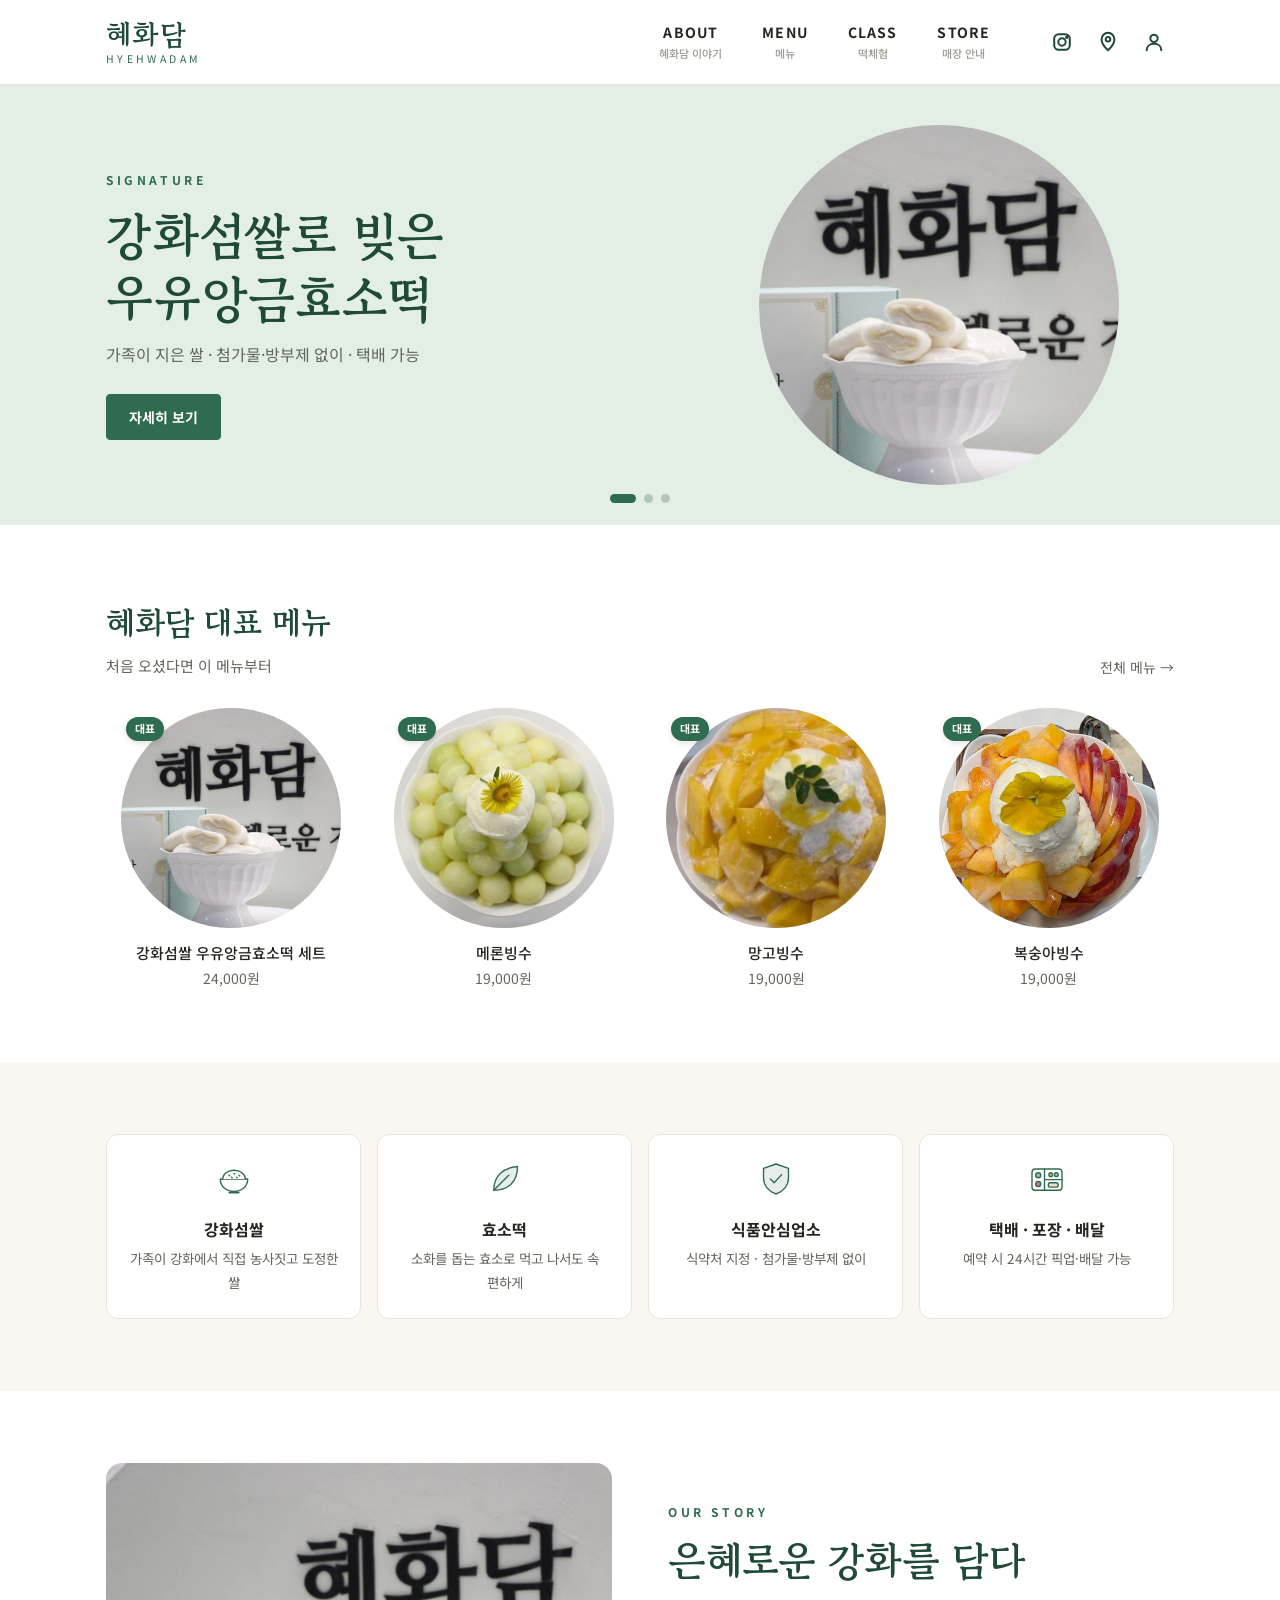
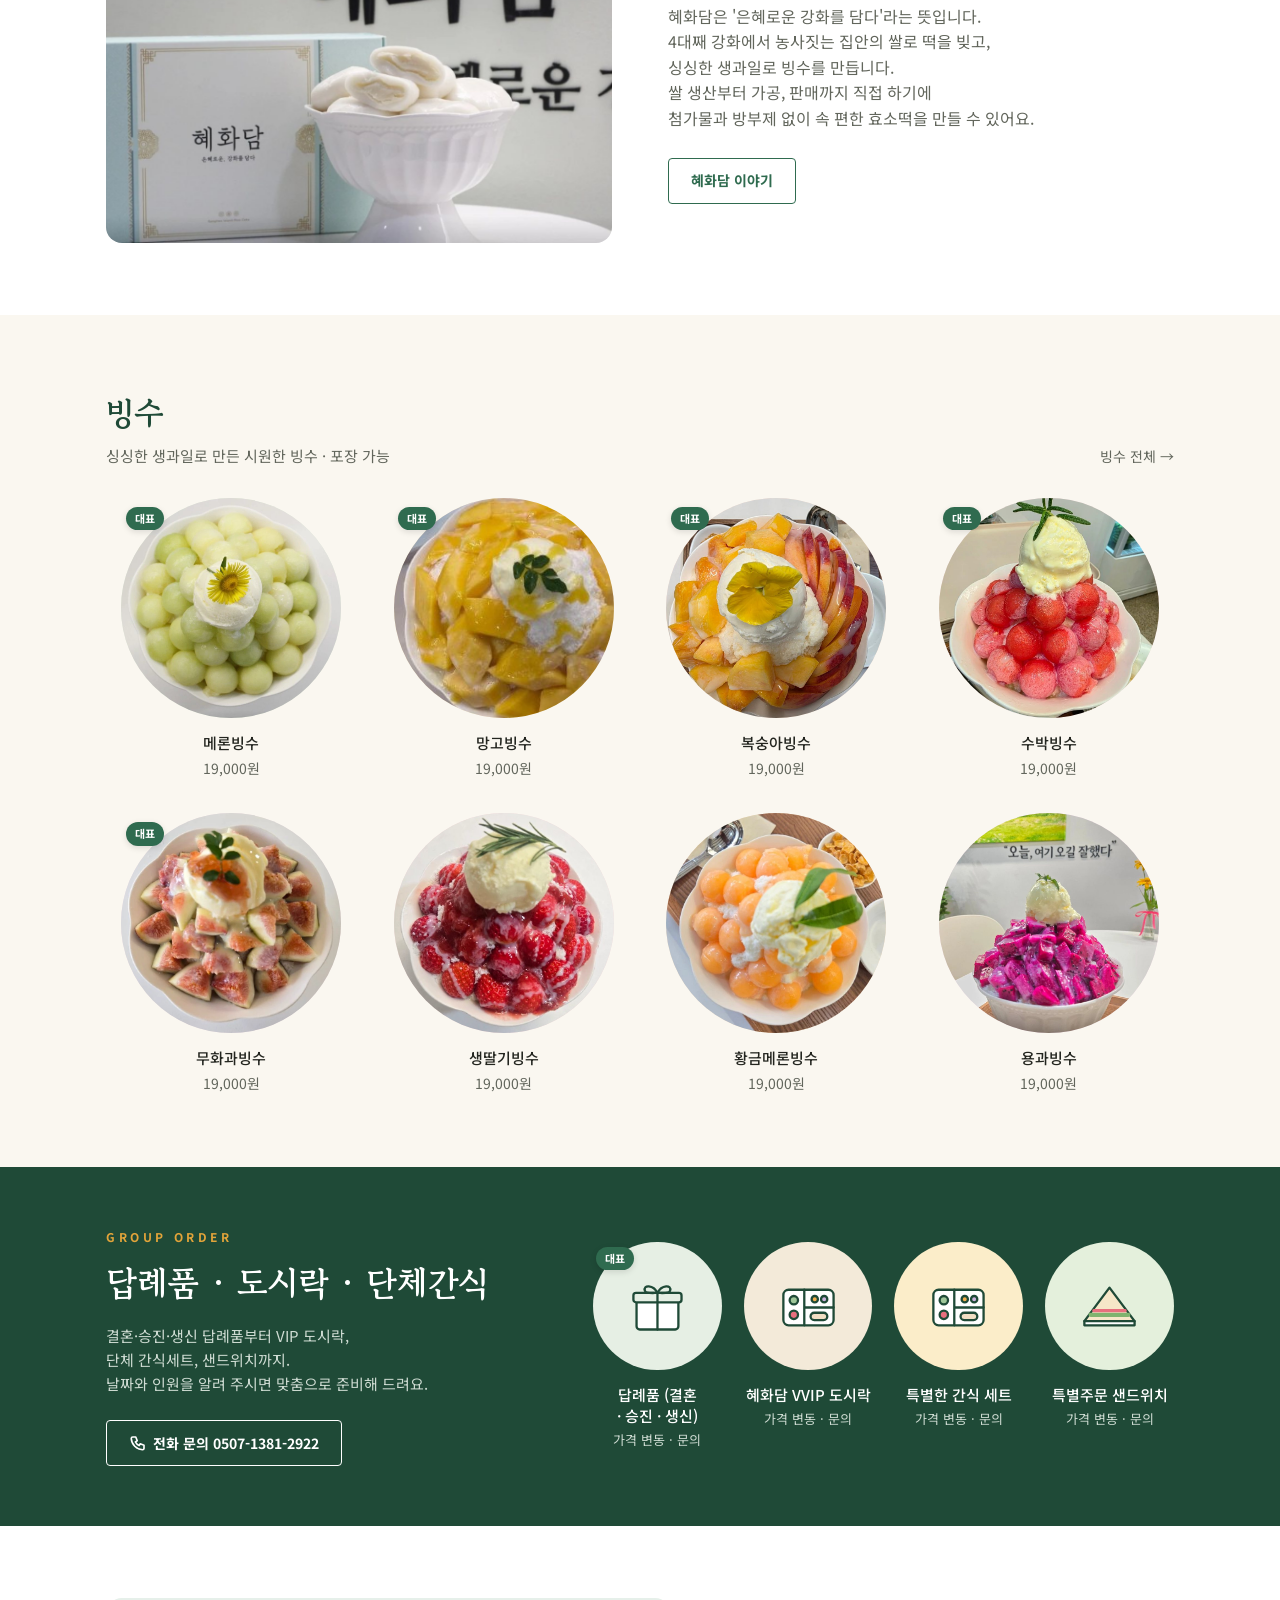
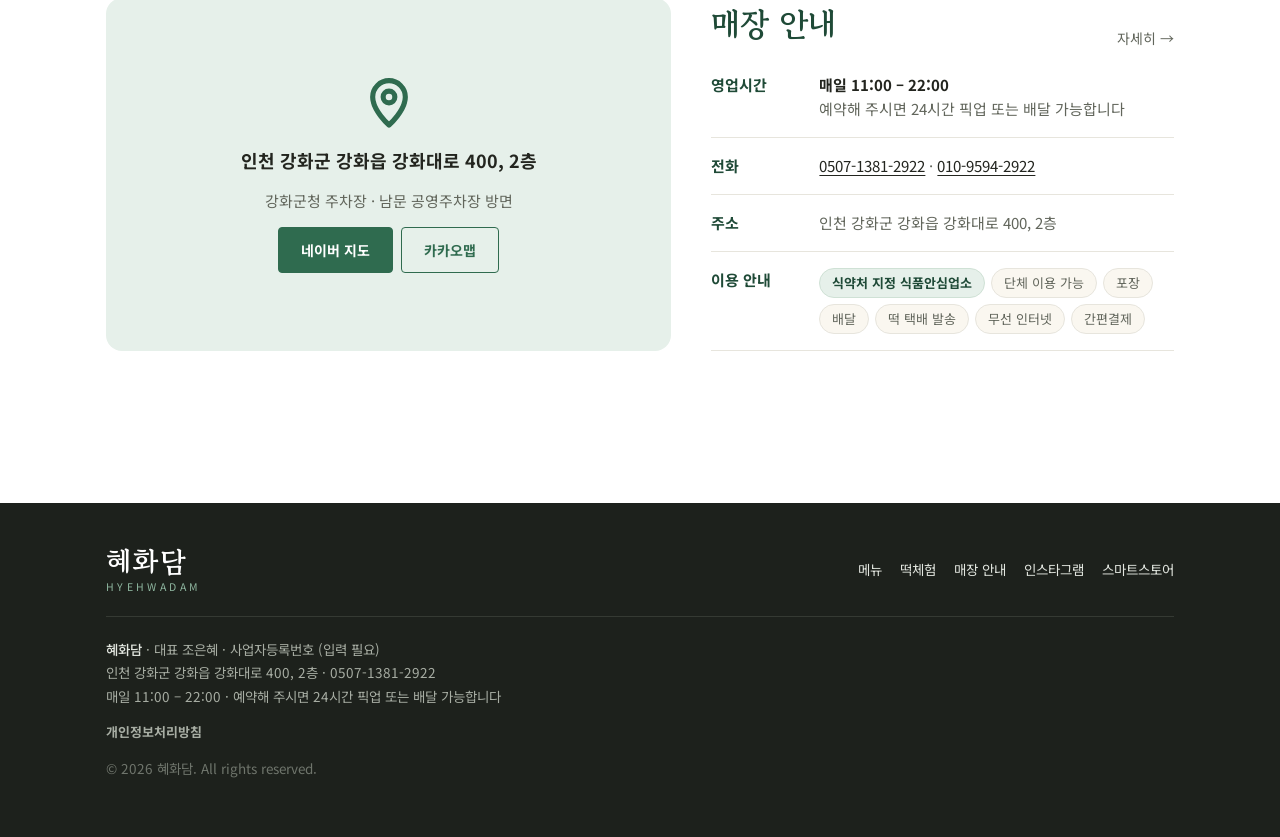
<file: index.html>
<!doctype html>
<html lang="ko">
<head>
  <meta charset="utf-8">
  <meta name="viewport" content="width=device-width, initial-scale=1, viewport-fit=cover">
  <title>혜화담 — 강화섬쌀 우유앙금효소떡 · 생과일 빙수 | 강화읍 디저트 카페</title>
  <meta name="description" content="강화섬쌀로 빚은 우유앙금효소떡과 싱싱한 생과일 빙수, 떡 체험 클래스. 인천 강화군 강화읍 강화대로 400 2층, 매일 11:00–22:00.">
  <meta property="og:type" content="website">
  <meta property="og:site_name" content="혜화담">
  <meta property="og:title" content="혜화담 — 강화섬쌀 우유앙금효소떡 · 생과일 빙수 | 강화읍 디저트 카페">
  <meta property="og:description" content="강화섬쌀로 빚은 우유앙금효소떡과 싱싱한 생과일 빙수, 떡 체험 클래스. 인천 강화군 강화읍 강화대로 400 2층, 매일 11:00–22:00.">
  <meta property="og:locale" content="ko_KR">
  <meta name="theme-color" content="#2f6b4f">
  <link rel="icon" href="assets/images/favicon.svg" type="image/svg+xml">
  <link rel="stylesheet" href="assets/css/style.css?v=202611282018">
</head>
<body data-page="home">
  <main id="view">
    <!-- 검색 로봇·카카오톡 미리보기용 기본 본문. 자바스크립트가 실행되면 화면이 이 내용을 덮어씁니다.
         메뉴·가격·영업시간을 바꿀 때는 data/*.json 과 이 부분을 함께 고쳐 주세요. -->
    <div class="wrap seo-fb">
      <h1>혜화담 — 은혜로운 강화를 담다</h1><p>4대째 강화에서 농사지은 강화섬쌀로 빚은 우유앙금효소떡과 싱싱한 생과일 빙수를 만드는 강화읍 디저트 카페입니다. 첨가물·방부제 없이, 식약처 지정 식품안심업소.</p><h2>대표 메뉴</h2><ul><li>강화섬쌀 우유앙금효소떡 세트 24,000원</li><li>메론빙수 · 망고빙수 · 복숭아빙수 · 수박빙수 · 무화과빙수 각 19,000원</li><li>강화섬쌀 떡체험 (단체 환영)</li><li>답례품 · 도시락 · 단체간식</li></ul><p>인천 강화군 강화읍 강화대로 400, 2층 · 매일 11:00 – 22:00 · 전화 0507-1381-2922 · 예약 시 24시간 픽업·배달 가능</p><p><a href="menu.html">전체 메뉴</a> · <a href="class.html">떡체험</a> · <a href="store.html">매장 안내</a></p>
      <div class="loading" data-nosnippet>잠시만 기다려 주세요</div>
    </div>
  </main>
  <script src="assets/js/main.js?v=202611282018"></script>
</body>
</html>
</file>
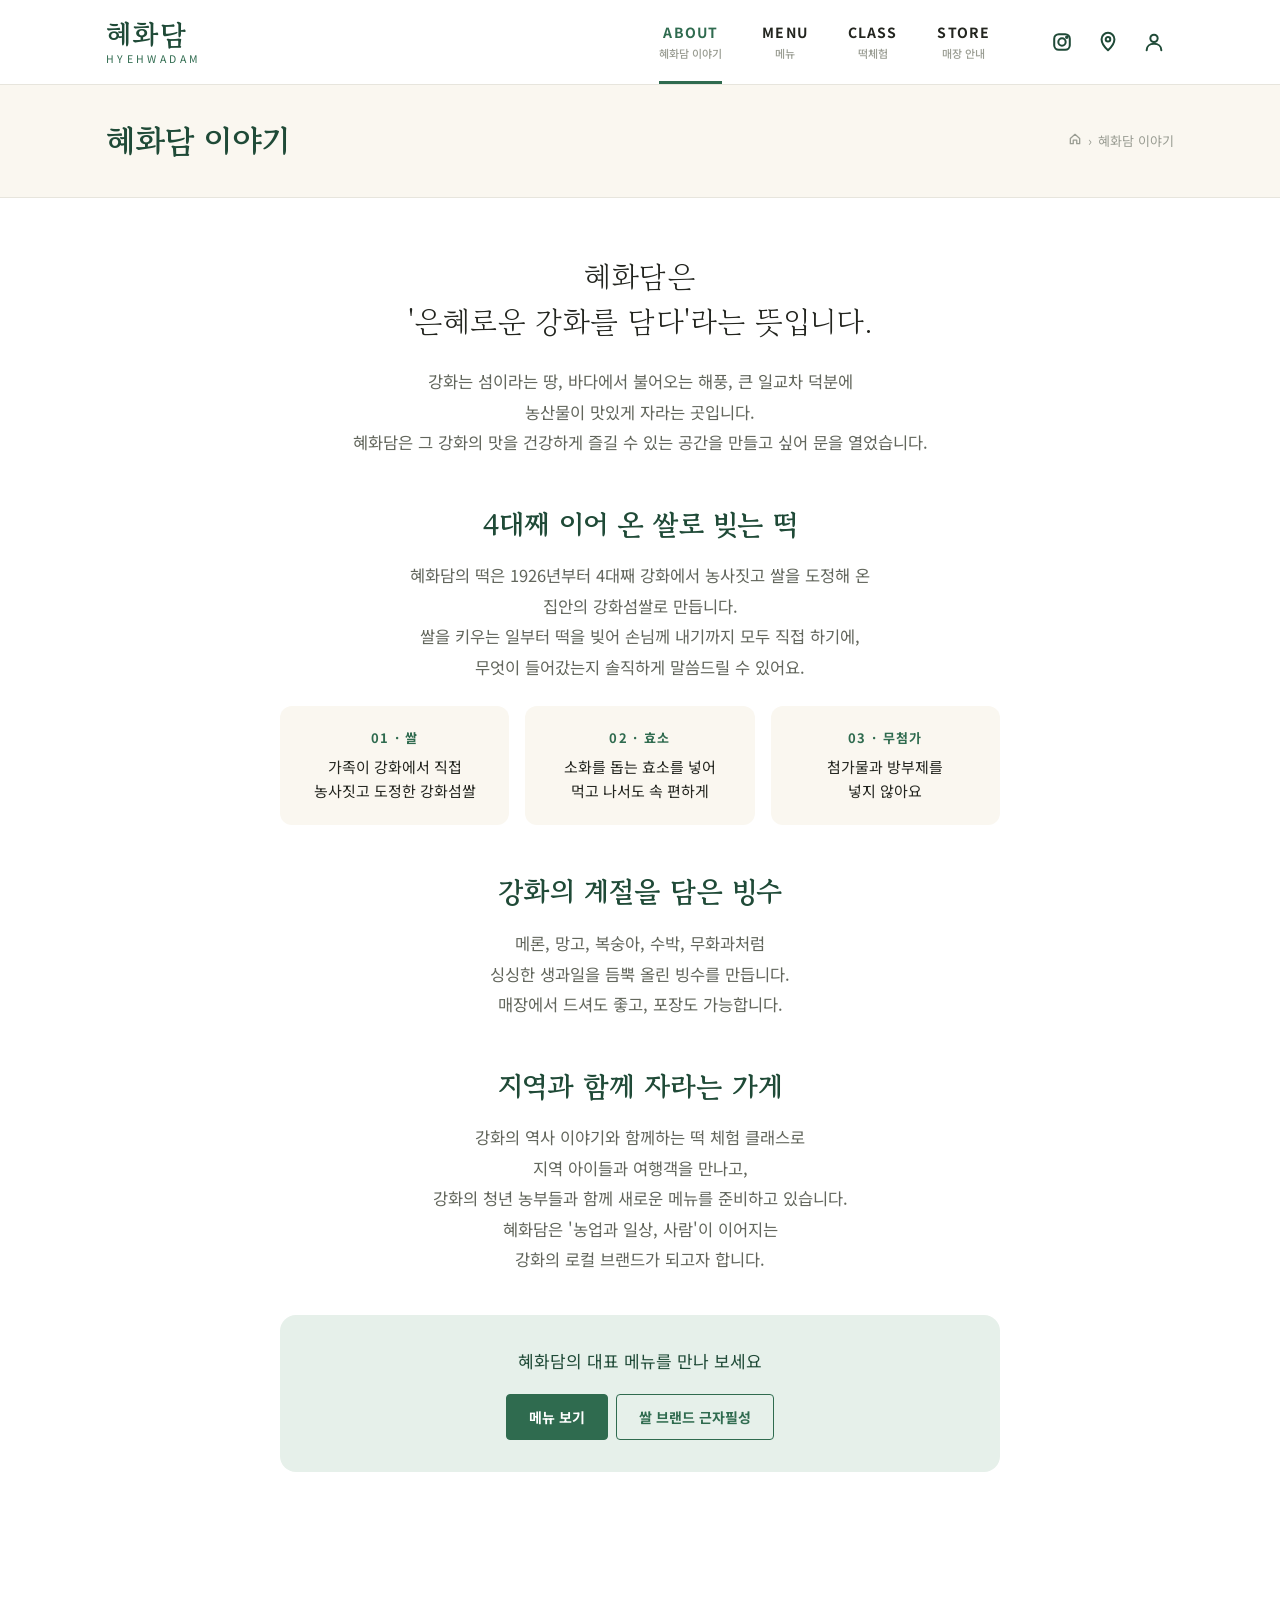
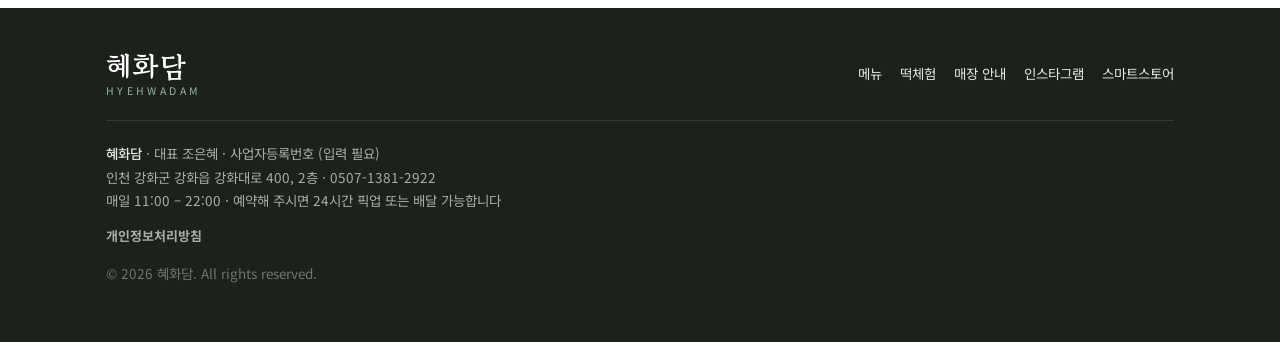
<file: about.html>
<!doctype html>
<html lang="ko">
<head>
  <meta charset="utf-8">
  <meta name="viewport" content="width=device-width, initial-scale=1, viewport-fit=cover">
  <title>혜화담 이야기 | 은혜로운 강화를 담다</title>
  <meta name="description" content="혜화담은 '은혜로운 강화를 담다'라는 뜻입니다. 4대째 이어 온 강화섬쌀로 첨가물 없이 효소떡을 빚습니다.">
  <meta property="og:type" content="website">
  <meta property="og:site_name" content="혜화담">
  <meta property="og:title" content="혜화담 이야기 | 은혜로운 강화를 담다">
  <meta property="og:description" content="혜화담은 '은혜로운 강화를 담다'라는 뜻입니다. 4대째 이어 온 강화섬쌀로 첨가물 없이 효소떡을 빚습니다.">
  <meta property="og:locale" content="ko_KR">
  <meta name="theme-color" content="#2f6b4f">
  <link rel="icon" href="assets/images/favicon.svg" type="image/svg+xml">
  <link rel="stylesheet" href="assets/css/style.css?v=202611282018">
</head>
<body data-page="about">
  <main id="view">
    <!-- 검색 로봇·카카오톡 미리보기용 기본 본문. 자바스크립트가 실행되면 화면이 이 내용을 덮어씁니다.
         메뉴·가격·영업시간을 바꿀 때는 data/*.json 과 이 부분을 함께 고쳐 주세요. -->
    <div class="wrap seo-fb">
      <h1>혜화담 이야기</h1><p>혜화담은 '은혜로운 강화를 담다'라는 뜻입니다. 1926년부터 4대째 강화에서 농사짓고 도정해 온 집안의 쌀로, 소화를 돕는 효소를 넣고 첨가물·방부제 없이 떡을 빚습니다.</p>
      <div class="loading" data-nosnippet>잠시만 기다려 주세요</div>
    </div>
  </main>
  <script src="assets/js/main.js?v=202611282018"></script>
</body>
</html>
</file>
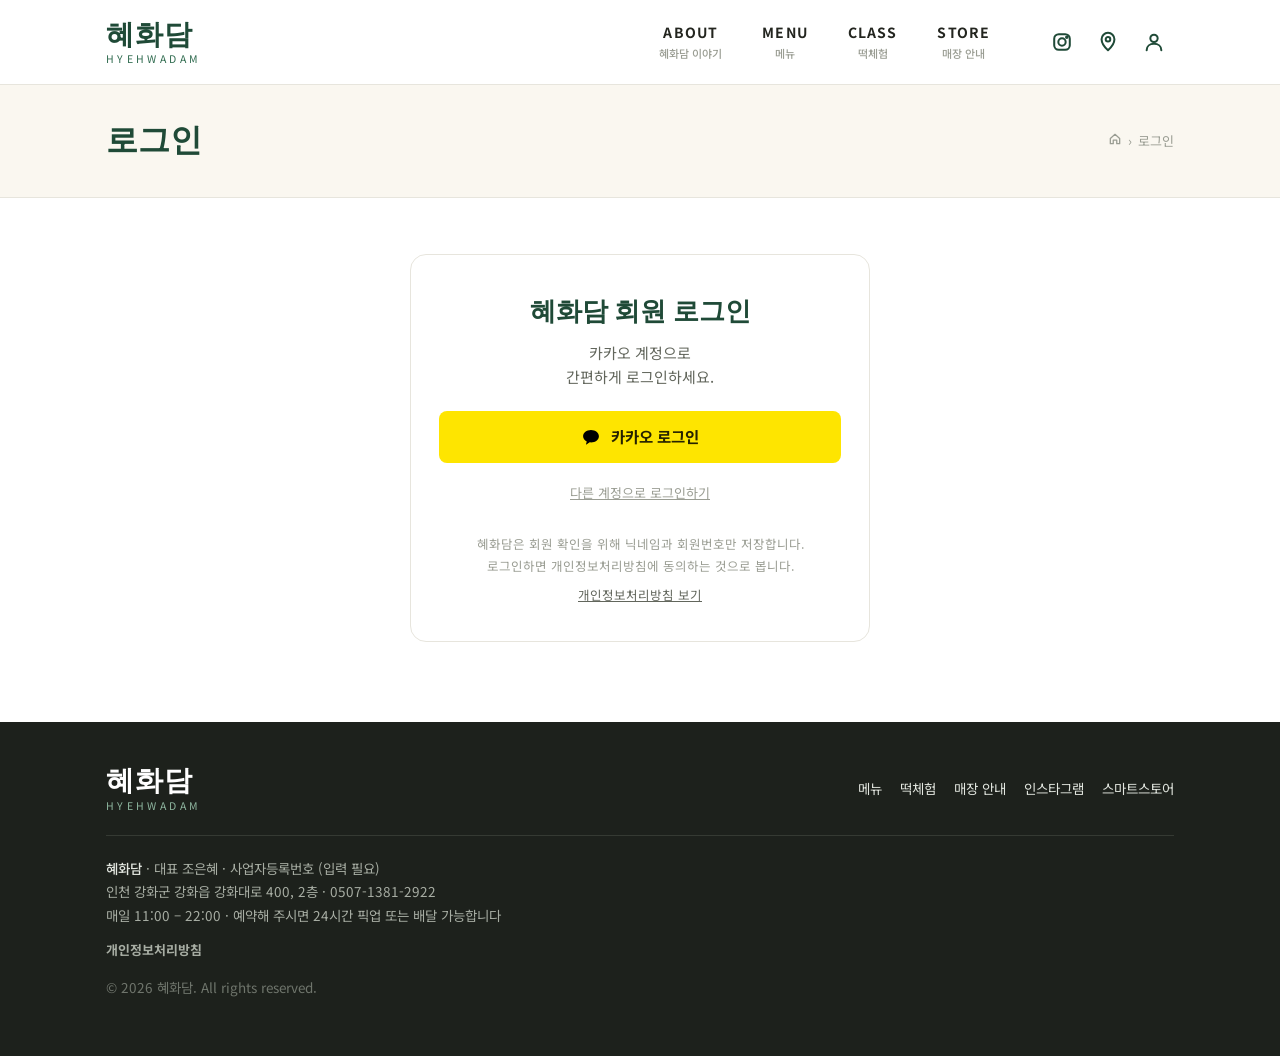
<file: admin.html>
<!doctype html>
<html lang="ko">
<head>
  <meta charset="utf-8">
  <meta name="viewport" content="width=device-width, initial-scale=1, viewport-fit=cover">
  <title>관리자 | 혜화담</title>
  <meta name="description" content="혜화담 관리자 페이지">
  <meta name="robots" content="noindex, nofollow">
  <meta property="og:type" content="website">
  <meta property="og:site_name" content="혜화담">
  <meta property="og:title" content="관리자 | 혜화담">
  <meta property="og:description" content="혜화담 관리자 페이지">
  <meta property="og:locale" content="ko_KR">
  <meta name="theme-color" content="#2f6b4f">
  <link rel="icon" href="assets/images/favicon.svg" type="image/svg+xml">
  <link rel="stylesheet" href="assets/css/style.css?v=202611282018">
</head>
<body data-page="admin">
  <main id="view">
    <div class="wrap seo-fb">
      <h1>관리자</h1><p>혜화담 관리자 페이지</p>
      <div class="loading" data-nosnippet>잠시만 기다려 주세요</div>
    </div>
  </main>
  <script src="assets/js/member.js?v=202611282018"></script>
  <script src="assets/js/main.js?v=202611282018"></script>
</body>
</html>
</file>
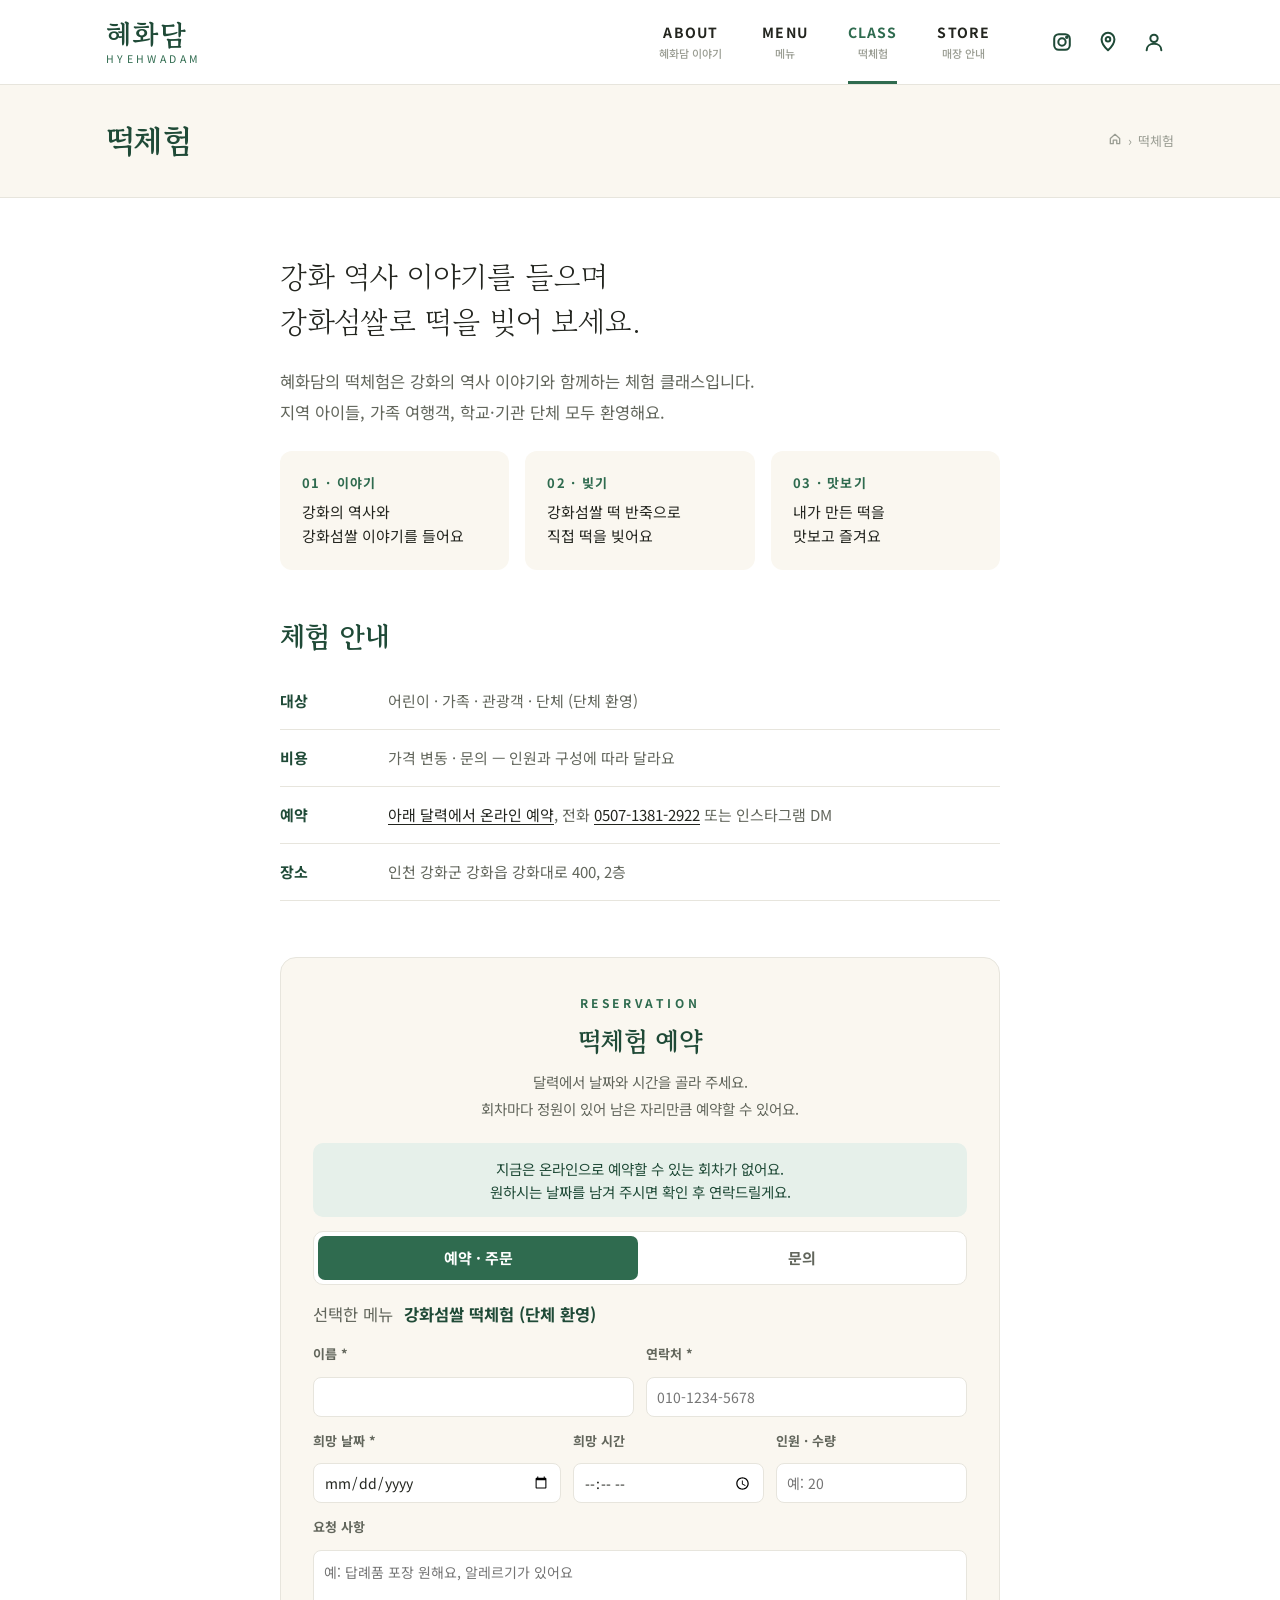
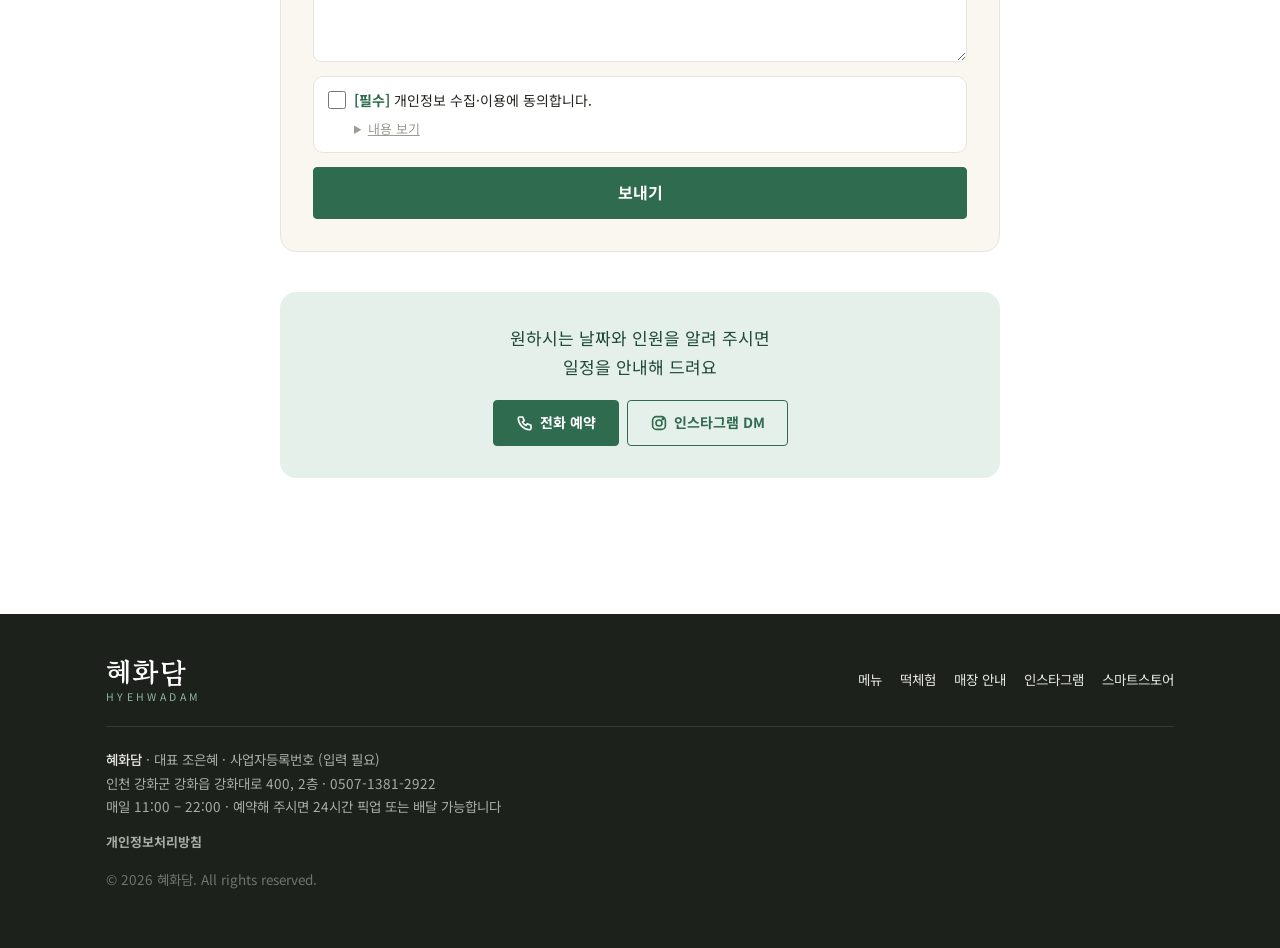
<file: class.html>
<!doctype html>
<html lang="ko">
<head>
  <meta charset="utf-8">
  <meta name="viewport" content="width=device-width, initial-scale=1, viewport-fit=cover">
  <title>떡체험 클래스 | 혜화담</title>
  <meta name="description" content="강화 역사 이야기를 들으며 강화섬쌀로 떡을 빚는 혜화담 떡체험. 어린이·가족·관광객·단체 환영.">
  <meta property="og:type" content="website">
  <meta property="og:site_name" content="혜화담">
  <meta property="og:title" content="떡체험 클래스 | 혜화담">
  <meta property="og:description" content="강화 역사 이야기를 들으며 강화섬쌀로 떡을 빚는 혜화담 떡체험. 어린이·가족·관광객·단체 환영.">
  <meta property="og:locale" content="ko_KR">
  <meta name="theme-color" content="#2f6b4f">
  <link rel="icon" href="assets/images/favicon.svg" type="image/svg+xml">
  <link rel="stylesheet" href="assets/css/style.css?v=202611282018">
</head>
<body data-page="class">
  <main id="view">
    <!-- 검색 로봇·카카오톡 미리보기용 기본 본문. 자바스크립트가 실행되면 화면이 이 내용을 덮어씁니다.
         메뉴·가격·영업시간을 바꿀 때는 data/*.json 과 이 부분을 함께 고쳐 주세요. -->
    <div class="wrap seo-fb">
      <h1>혜화담 떡체험</h1><p>강화 역사 이야기를 들으며 강화섬쌀로 떡을 빚어 보세요. 단체 환영, 전화 0507-1381-2922 또는 인스타그램 DM으로 예약.</p>
      <div class="loading" data-nosnippet>잠시만 기다려 주세요</div>
    </div>
  </main>
  <script src="assets/js/main.js?v=202611282018"></script>
</body>
</html>
</file>
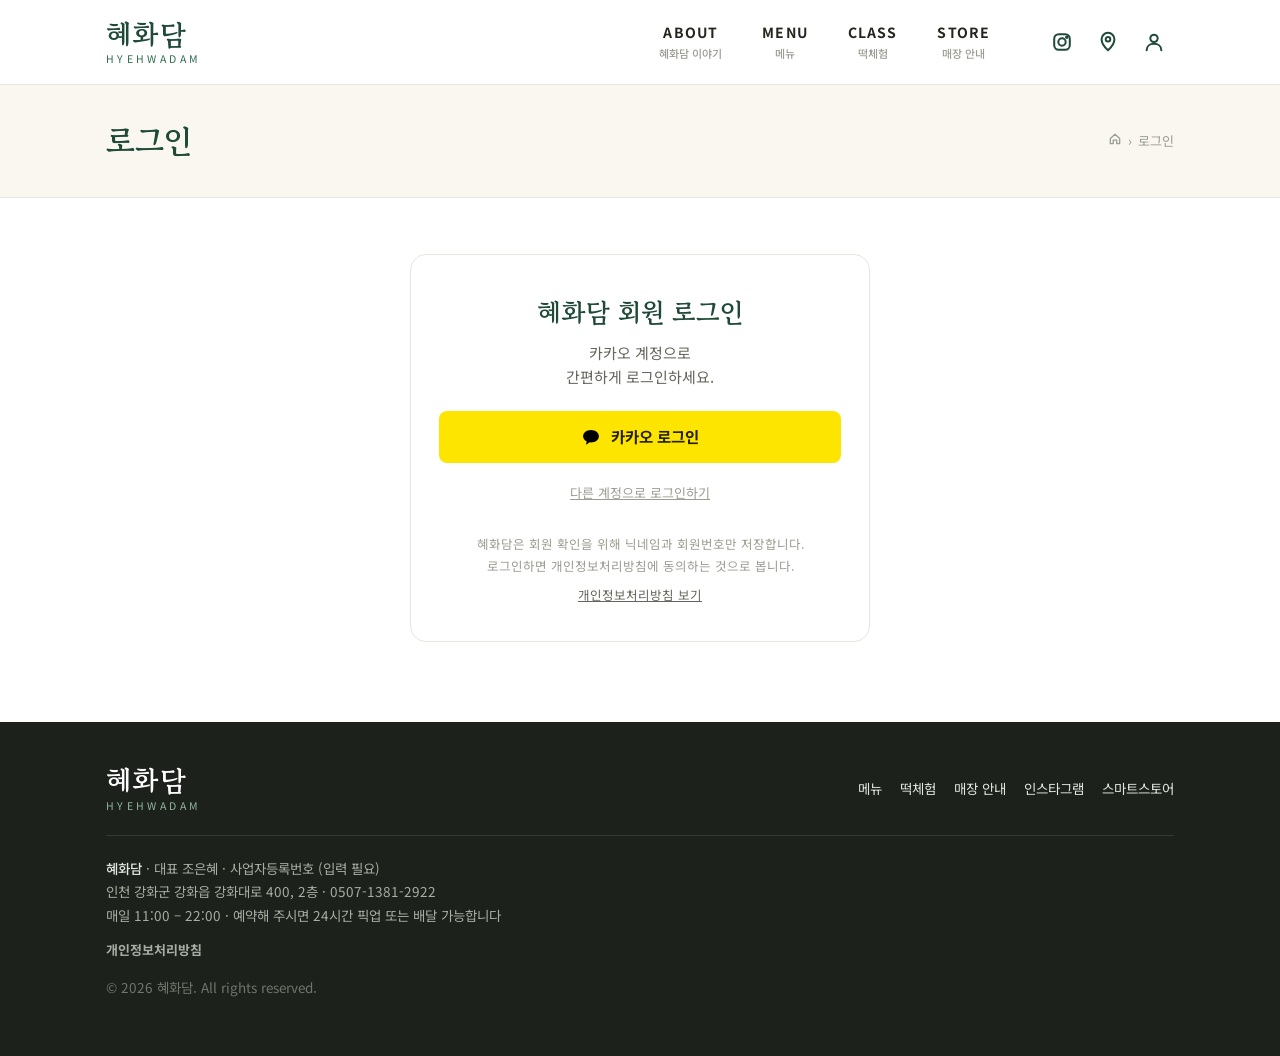
<file: login.html>
<!doctype html>
<html lang="ko">
<head>
  <meta charset="utf-8">
  <meta name="viewport" content="width=device-width, initial-scale=1, viewport-fit=cover">
  <title>로그인 | 혜화담</title>
  <meta name="description" content="카카오 또는 네이버 계정으로 혜화담에 간편하게 로그인하세요.">
  <meta name="robots" content="noindex, nofollow">
  <meta property="og:type" content="website">
  <meta property="og:site_name" content="혜화담">
  <meta property="og:title" content="로그인 | 혜화담">
  <meta property="og:description" content="카카오 또는 네이버 계정으로 혜화담에 간편하게 로그인하세요.">
  <meta property="og:locale" content="ko_KR">
  <meta name="theme-color" content="#2f6b4f">
  <link rel="icon" href="assets/images/favicon.svg" type="image/svg+xml">
  <link rel="stylesheet" href="assets/css/style.css?v=202611282018">
</head>
<body data-page="login">
  <main id="view">
    <div class="wrap seo-fb">
      <h1>로그인</h1><p>카카오 또는 네이버 계정으로 혜화담에 간편하게 로그인하세요.</p>
      <div class="loading" data-nosnippet>잠시만 기다려 주세요</div>
    </div>
  </main>
  <script src="assets/js/member.js?v=202611282018"></script>
  <script src="assets/js/main.js?v=202611282018"></script>
</body>
</html>
</file>
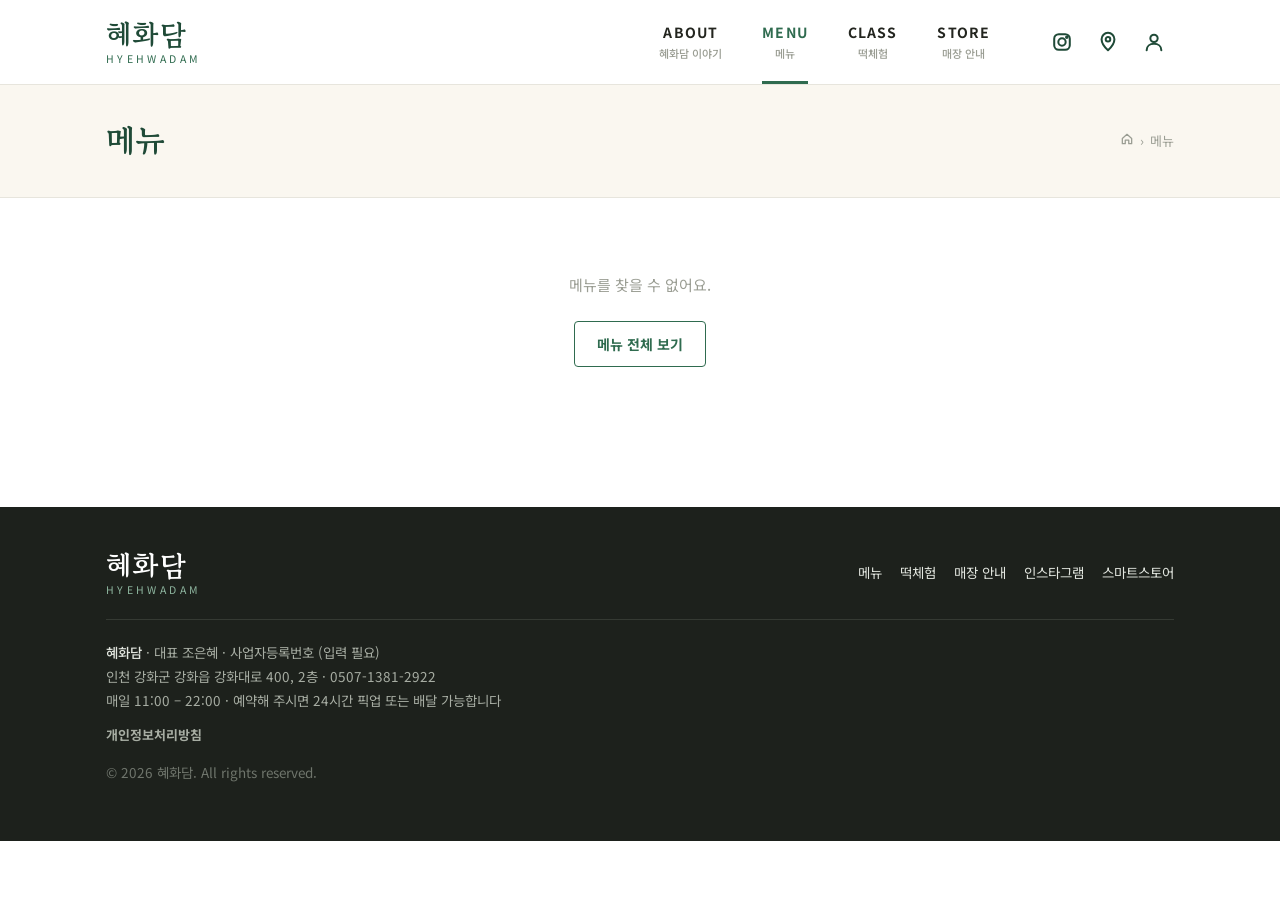
<file: menu-item.html>
<!doctype html>
<html lang="ko">
<head>
  <meta charset="utf-8">
  <meta name="viewport" content="width=device-width, initial-scale=1, viewport-fit=cover">
  <title>메뉴 상세 | 혜화담</title>
  <meta name="description" content="혜화담 메뉴 상세 정보.">
  <meta property="og:type" content="website">
  <meta property="og:site_name" content="혜화담">
  <meta property="og:title" content="메뉴 상세 | 혜화담">
  <meta property="og:description" content="혜화담 메뉴 상세 정보.">
  <meta property="og:locale" content="ko_KR">
  <meta name="theme-color" content="#2f6b4f">
  <link rel="icon" href="assets/images/favicon.svg" type="image/svg+xml">
  <link rel="stylesheet" href="assets/css/style.css?v=202611282018">
</head>
<body data-page="item">
  <main id="view">
    <!-- 검색 로봇·카카오톡 미리보기용 기본 본문. 자바스크립트가 실행되면 화면이 이 내용을 덮어씁니다.
         메뉴·가격·영업시간을 바꿀 때는 data/*.json 과 이 부분을 함께 고쳐 주세요. -->
    <div class="wrap seo-fb">
      <h1>혜화담 메뉴 상세</h1><p><a href="menu.html">전체 메뉴 보기</a></p>
      <div class="loading" data-nosnippet>잠시만 기다려 주세요</div>
    </div>
  </main>
  <script src="assets/js/main.js?v=202611282018"></script>
</body>
</html>
</file>
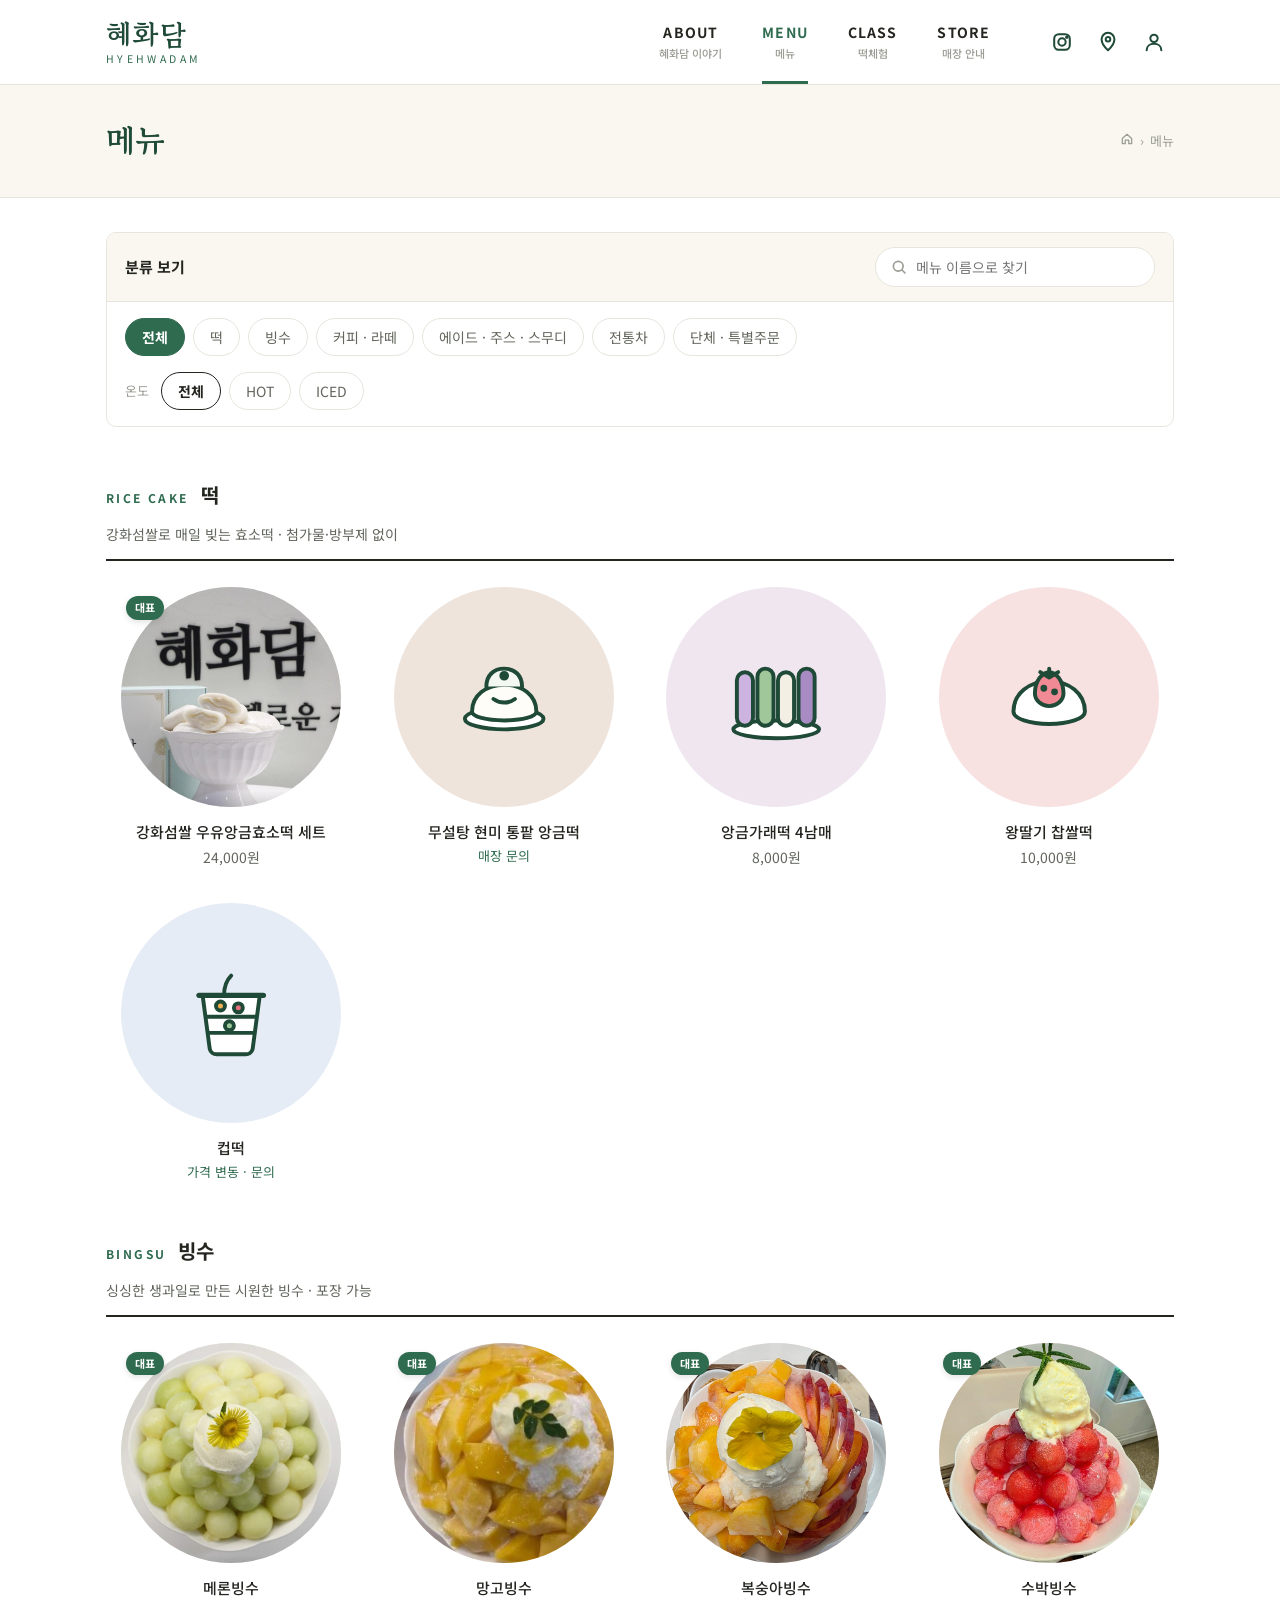
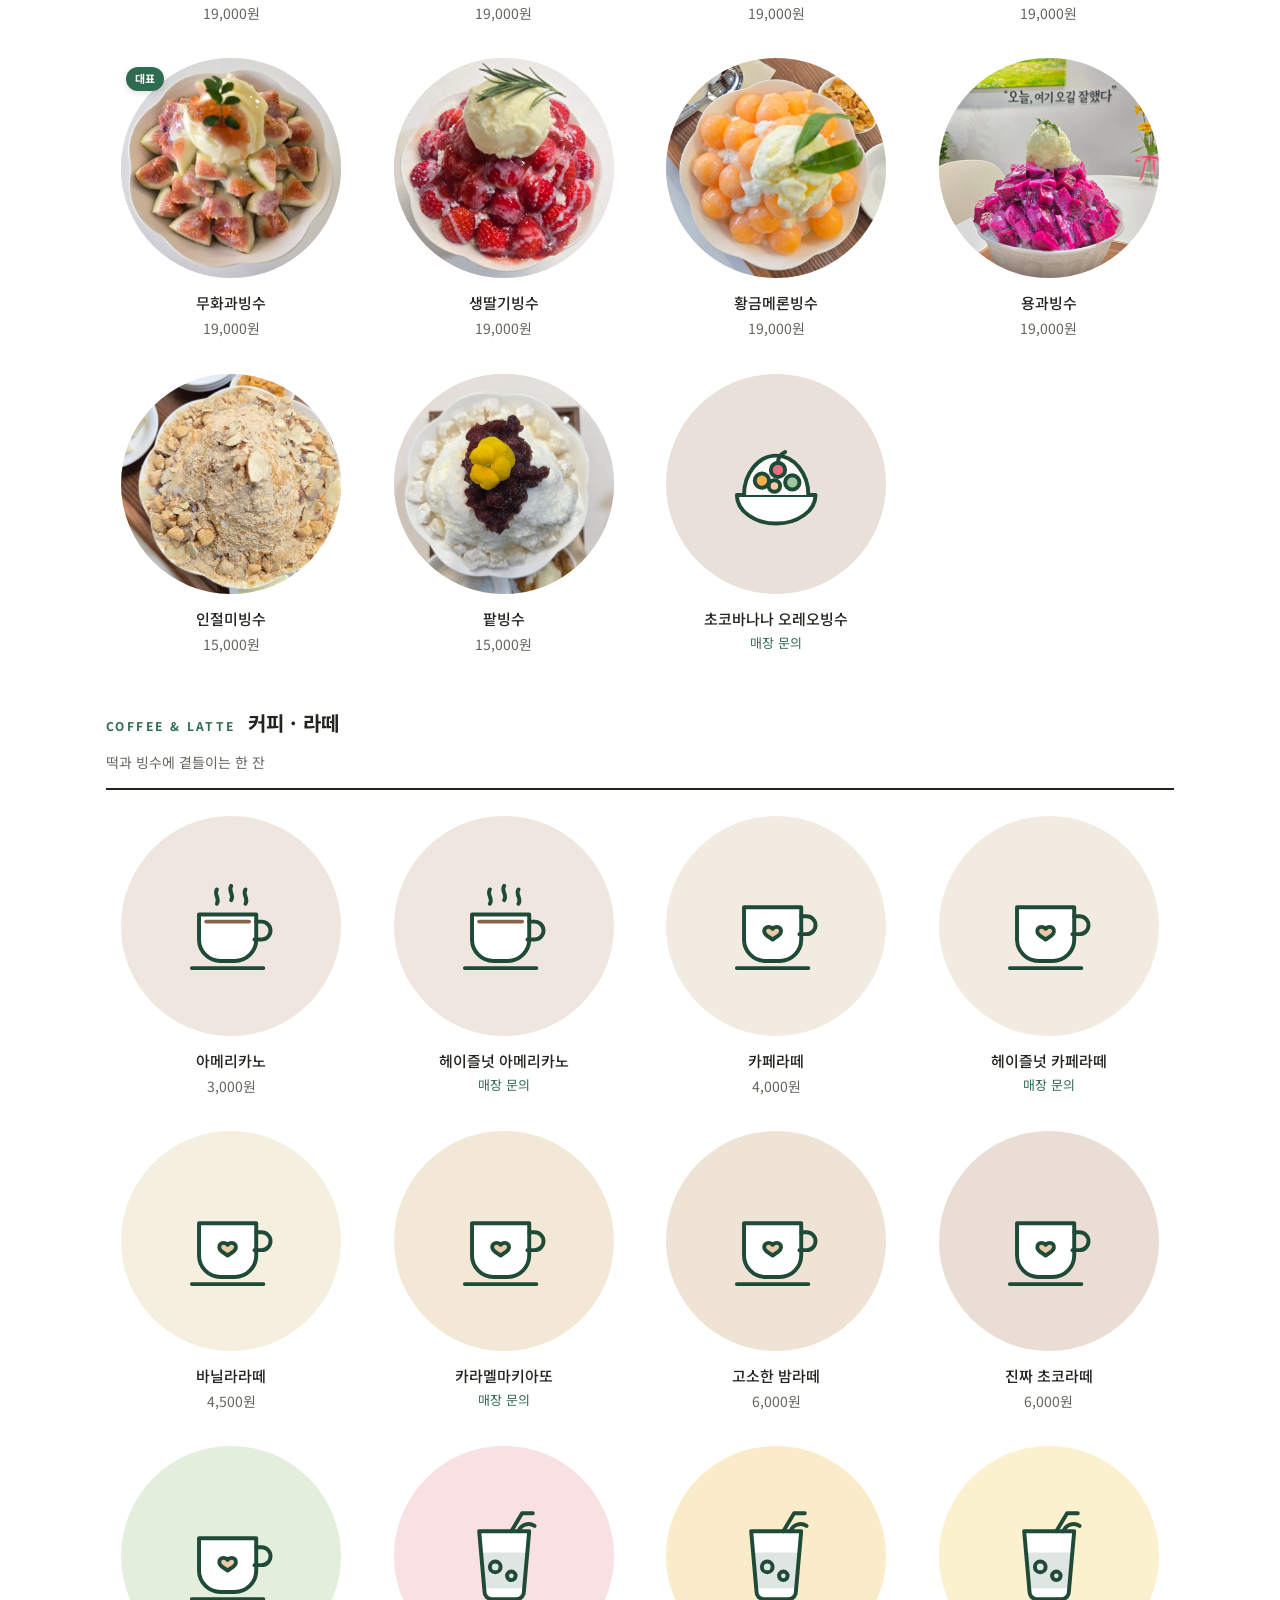
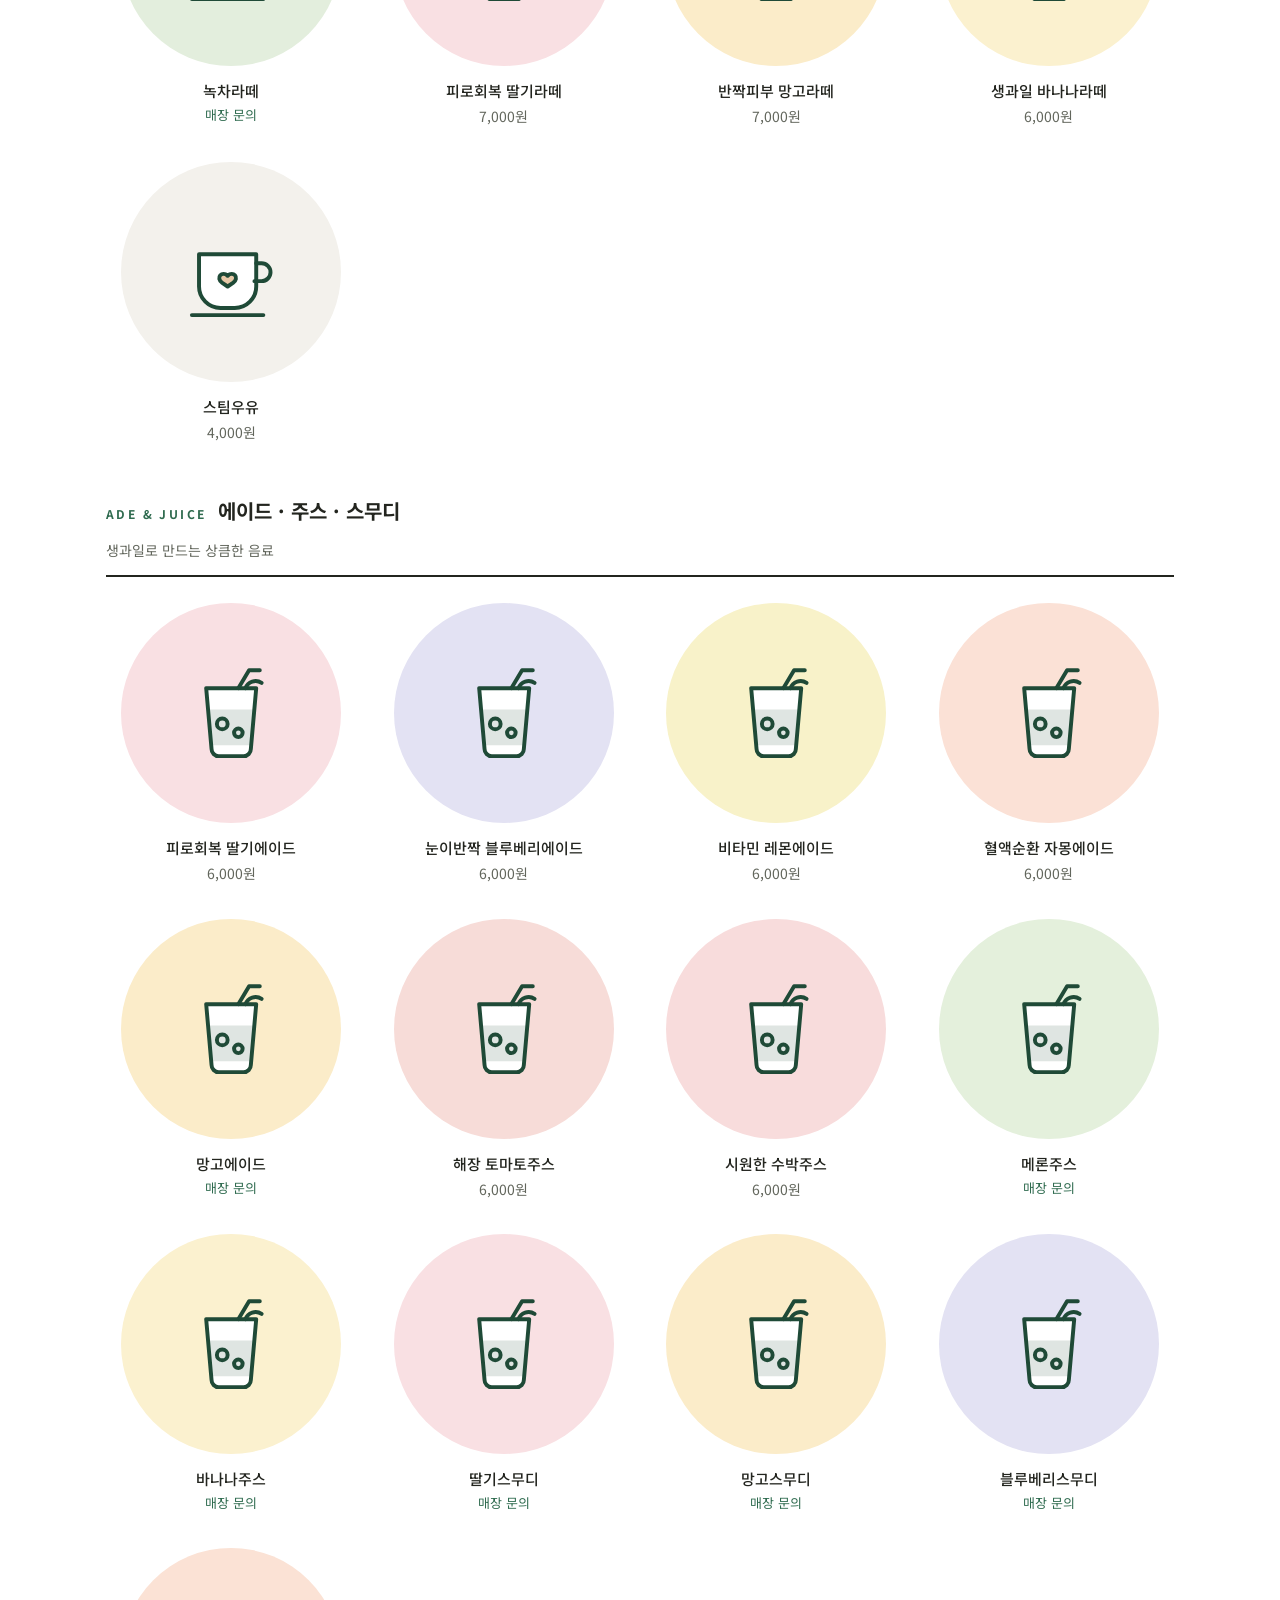
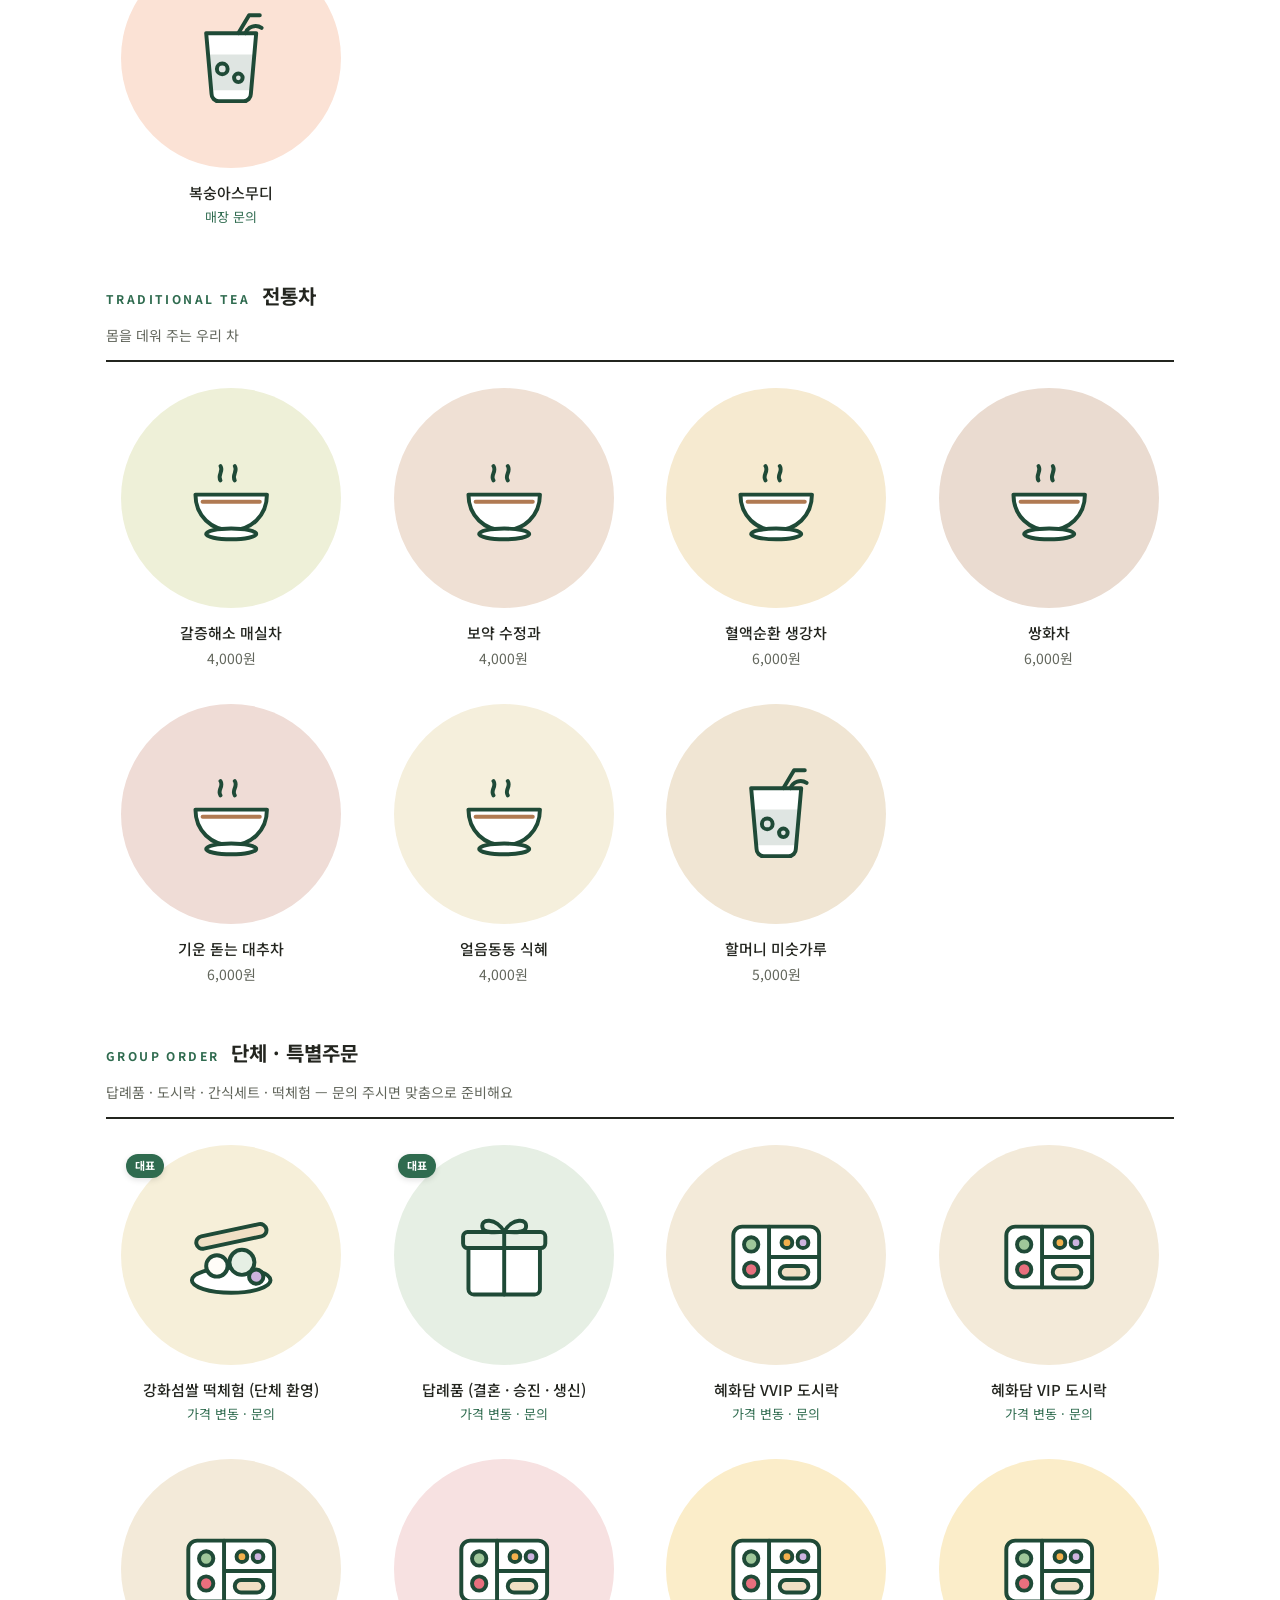
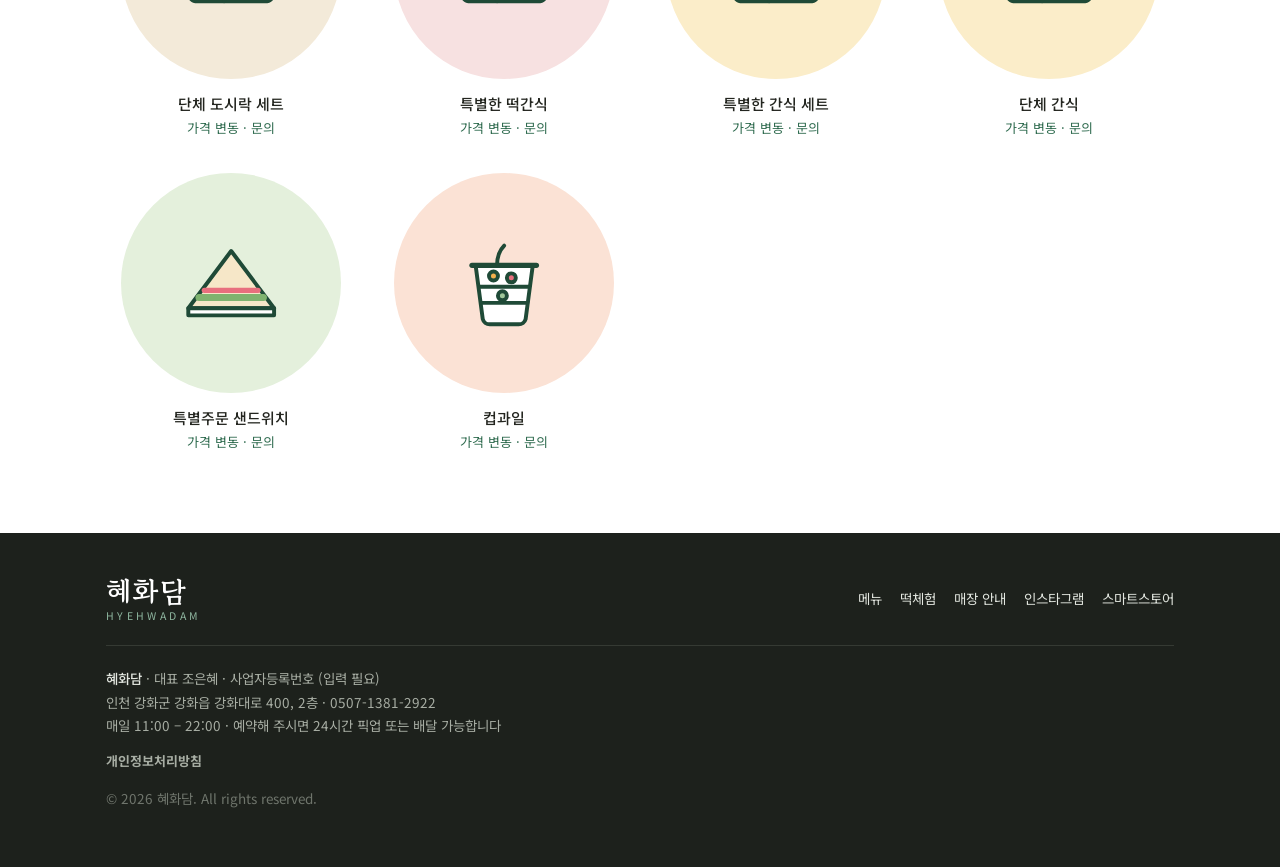
<file: menu.html>
<!doctype html>
<html lang="ko">
<head>
  <meta charset="utf-8">
  <meta name="viewport" content="width=device-width, initial-scale=1, viewport-fit=cover">
  <title>메뉴 | 혜화담</title>
  <meta name="description" content="혜화담 전체 메뉴 — 강화섬쌀 앙금떡, 생과일 빙수, 커피·라떼, 에이드·주스, 전통차, 단체·특별주문.">
  <meta property="og:type" content="website">
  <meta property="og:site_name" content="혜화담">
  <meta property="og:title" content="메뉴 | 혜화담">
  <meta property="og:description" content="혜화담 전체 메뉴 — 강화섬쌀 앙금떡, 생과일 빙수, 커피·라떼, 에이드·주스, 전통차, 단체·특별주문.">
  <meta property="og:locale" content="ko_KR">
  <meta name="theme-color" content="#2f6b4f">
  <link rel="icon" href="assets/images/favicon.svg" type="image/svg+xml">
  <link rel="stylesheet" href="assets/css/style.css?v=202611282018">
</head>
<body data-page="menu">
  <main id="view">
    <!-- 검색 로봇·카카오톡 미리보기용 기본 본문. 자바스크립트가 실행되면 화면이 이 내용을 덮어씁니다.
         메뉴·가격·영업시간을 바꿀 때는 data/*.json 과 이 부분을 함께 고쳐 주세요. -->
    <div class="wrap seo-fb">
      <h1>혜화담 메뉴</h1><h2>떡</h2><ul><li><a href="menu-item.html?id=t01">강화섬쌀 우유앙금효소떡 세트 — 24,000원</a></li><li><a href="menu-item.html?id=t02">무설탕 현미 통팥 앙금떡 — 매장 문의</a></li><li><a href="menu-item.html?id=t03">앙금가래떡 4남매 — 8,000원</a></li><li><a href="menu-item.html?id=t04">왕딸기 찹쌀떡 — 10,000원</a></li><li><a href="menu-item.html?id=t05">컵떡 — 가격 변동 · 문의</a></li></ul><h2>빙수</h2><ul><li><a href="menu-item.html?id=b01">메론빙수 — 19,000원</a></li><li><a href="menu-item.html?id=b02">망고빙수 — 19,000원</a></li><li><a href="menu-item.html?id=b03">복숭아빙수 — 19,000원</a></li><li><a href="menu-item.html?id=b04">수박빙수 — 19,000원</a></li><li><a href="menu-item.html?id=b05">무화과빙수 — 19,000원</a></li><li><a href="menu-item.html?id=b06">생딸기빙수 — 19,000원</a></li><li><a href="menu-item.html?id=b07">황금메론빙수 — 19,000원</a></li><li><a href="menu-item.html?id=b08">용과빙수 — 19,000원</a></li><li><a href="menu-item.html?id=b09">인절미빙수 — 15,000원</a></li><li><a href="menu-item.html?id=b10">팥빙수 — 15,000원</a></li><li><a href="menu-item.html?id=b11">초코바나나 오레오빙수 — 매장 문의</a></li></ul><h2>커피 · 라떼</h2><ul><li><a href="menu-item.html?id=c01">아메리카노 — 3,000원</a></li><li><a href="menu-item.html?id=c02">헤이즐넛 아메리카노 — 매장 문의</a></li><li><a href="menu-item.html?id=c03">카페라떼 — 4,000원</a></li><li><a href="menu-item.html?id=c04">헤이즐넛 카페라떼 — 매장 문의</a></li><li><a href="menu-item.html?id=c05">바닐라라떼 — 4,500원</a></li><li><a href="menu-item.html?id=c06">카라멜마키아또 — 매장 문의</a></li><li><a href="menu-item.html?id=c07">고소한 밤라떼 — 6,000원</a></li><li><a href="menu-item.html?id=c08">진짜 초코라떼 — 6,000원</a></li><li><a href="menu-item.html?id=c09">녹차라떼 — 매장 문의</a></li><li><a href="menu-item.html?id=c10">피로회복 딸기라떼 — 7,000원</a></li><li><a href="menu-item.html?id=c11">반짝피부 망고라떼 — 7,000원</a></li><li><a href="menu-item.html?id=c12">생과일 바나나라떼 — 6,000원</a></li><li><a href="menu-item.html?id=c13">스팀우유 — 4,000원</a></li></ul><h2>에이드 · 주스 · 스무디</h2><ul><li><a href="menu-item.html?id=a01">피로회복 딸기에이드 — 6,000원</a></li><li><a href="menu-item.html?id=a02">눈이반짝 블루베리에이드 — 6,000원</a></li><li><a href="menu-item.html?id=a03">비타민 레몬에이드 — 6,000원</a></li><li><a href="menu-item.html?id=a04">혈액순환 자몽에이드 — 6,000원</a></li><li><a href="menu-item.html?id=a05">망고에이드 — 매장 문의</a></li><li><a href="menu-item.html?id=a06">해장 토마토주스 — 6,000원</a></li><li><a href="menu-item.html?id=a07">시원한 수박주스 — 6,000원</a></li><li><a href="menu-item.html?id=a08">메론주스 — 매장 문의</a></li><li><a href="menu-item.html?id=a09">바나나주스 — 매장 문의</a></li><li><a href="menu-item.html?id=a10">딸기스무디 — 매장 문의</a></li><li><a href="menu-item.html?id=a11">망고스무디 — 매장 문의</a></li><li><a href="menu-item.html?id=a12">블루베리스무디 — 매장 문의</a></li><li><a href="menu-item.html?id=a13">복숭아스무디 — 매장 문의</a></li></ul><h2>전통차</h2><ul><li><a href="menu-item.html?id=e01">갈증해소 매실차 — 4,000원</a></li><li><a href="menu-item.html?id=e02">보약 수정과 — 4,000원</a></li><li><a href="menu-item.html?id=e03">혈액순환 생강차 — 6,000원</a></li><li><a href="menu-item.html?id=e04">쌍화차 — 6,000원</a></li><li><a href="menu-item.html?id=e05">기운 돋는 대추차 — 6,000원</a></li><li><a href="menu-item.html?id=e06">얼음동동 식혜 — 4,000원</a></li><li><a href="menu-item.html?id=e07">할머니 미숫가루 — 5,000원</a></li></ul><h2>단체 · 특별주문</h2><ul><li><a href="menu-item.html?id=o01">강화섬쌀 떡체험 (단체 환영) — 가격 변동 · 문의</a></li><li><a href="menu-item.html?id=o02">답례품 (결혼 · 승진 · 생신) — 가격 변동 · 문의</a></li><li><a href="menu-item.html?id=o03">혜화담 VVIP 도시락 — 가격 변동 · 문의</a></li><li><a href="menu-item.html?id=o04">혜화담 VIP 도시락 — 가격 변동 · 문의</a></li><li><a href="menu-item.html?id=o05">단체 도시락 세트 — 가격 변동 · 문의</a></li><li><a href="menu-item.html?id=o06">특별한 떡간식 — 가격 변동 · 문의</a></li><li><a href="menu-item.html?id=o07">특별한 간식 세트 — 가격 변동 · 문의</a></li><li><a href="menu-item.html?id=o08">단체 간식 — 가격 변동 · 문의</a></li><li><a href="menu-item.html?id=o09">특별주문 샌드위치 — 가격 변동 · 문의</a></li><li><a href="menu-item.html?id=o10">컵과일 — 가격 변동 · 문의</a></li></ul>
      <div class="loading" data-nosnippet>잠시만 기다려 주세요</div>
    </div>
  </main>
  <script src="assets/js/main.js?v=202611282018"></script>
</body>
</html>
</file>
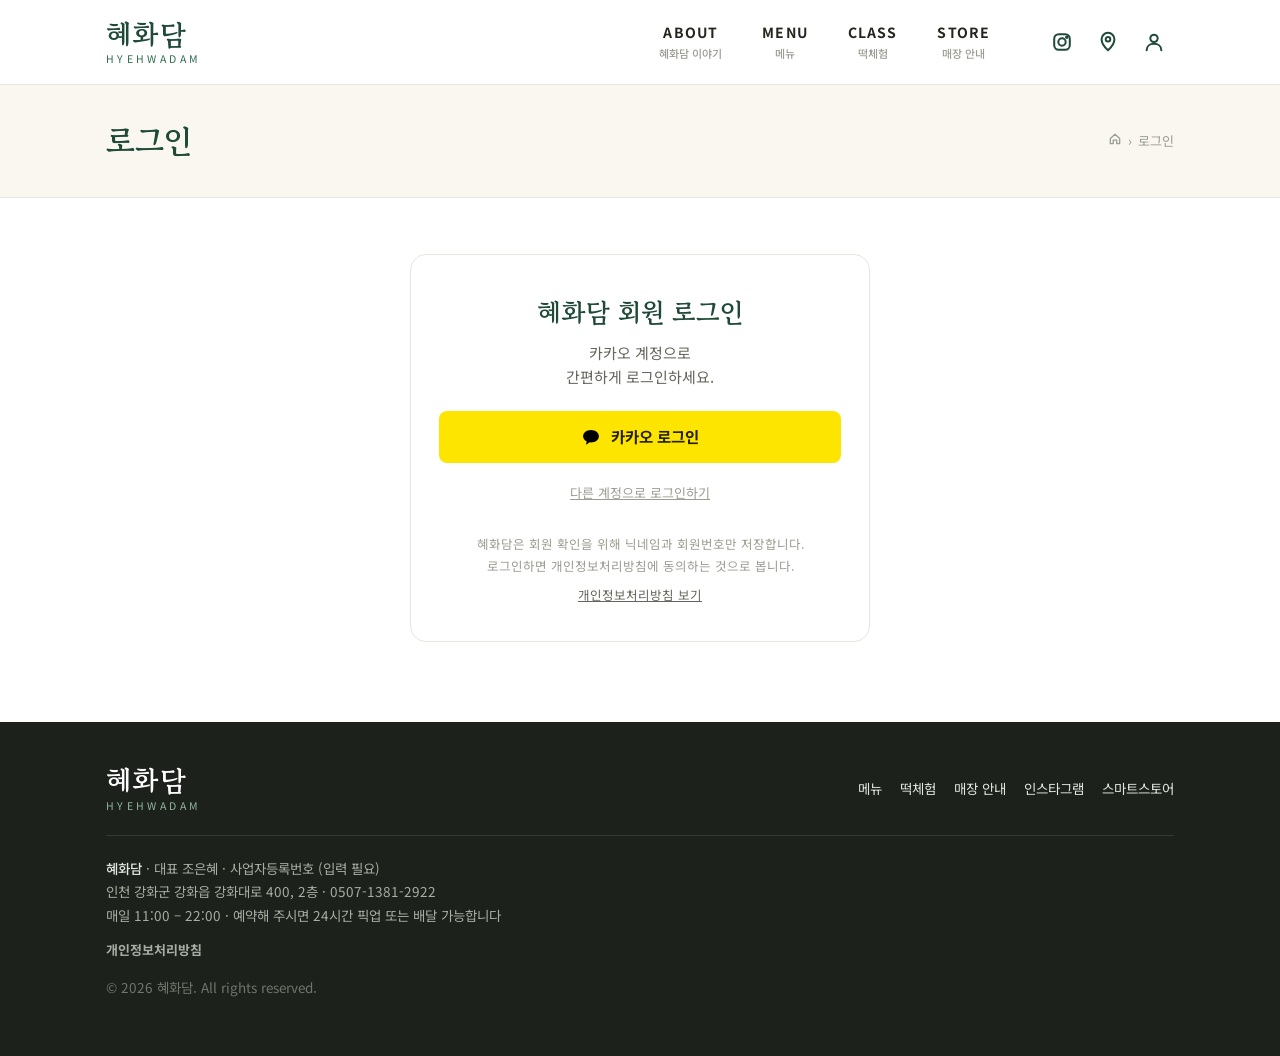
<file: mypage.html>
<!doctype html>
<html lang="ko">
<head>
  <meta charset="utf-8">
  <meta name="viewport" content="width=device-width, initial-scale=1, viewport-fit=cover">
  <title>내 정보 | 혜화담</title>
  <meta name="description" content="혜화담 회원 정보">
  <meta name="robots" content="noindex, nofollow">
  <meta property="og:type" content="website">
  <meta property="og:site_name" content="혜화담">
  <meta property="og:title" content="내 정보 | 혜화담">
  <meta property="og:description" content="혜화담 회원 정보">
  <meta property="og:locale" content="ko_KR">
  <meta name="theme-color" content="#2f6b4f">
  <link rel="icon" href="assets/images/favicon.svg" type="image/svg+xml">
  <link rel="stylesheet" href="assets/css/style.css?v=202611282018">
</head>
<body data-page="mypage">
  <main id="view">
    <div class="wrap seo-fb">
      <h1>내 정보</h1><p>혜화담 회원 정보</p>
      <div class="loading" data-nosnippet>잠시만 기다려 주세요</div>
    </div>
  </main>
  <script src="assets/js/member.js?v=202611282018"></script>
  <script src="assets/js/main.js?v=202611282018"></script>
</body>
</html>
</file>
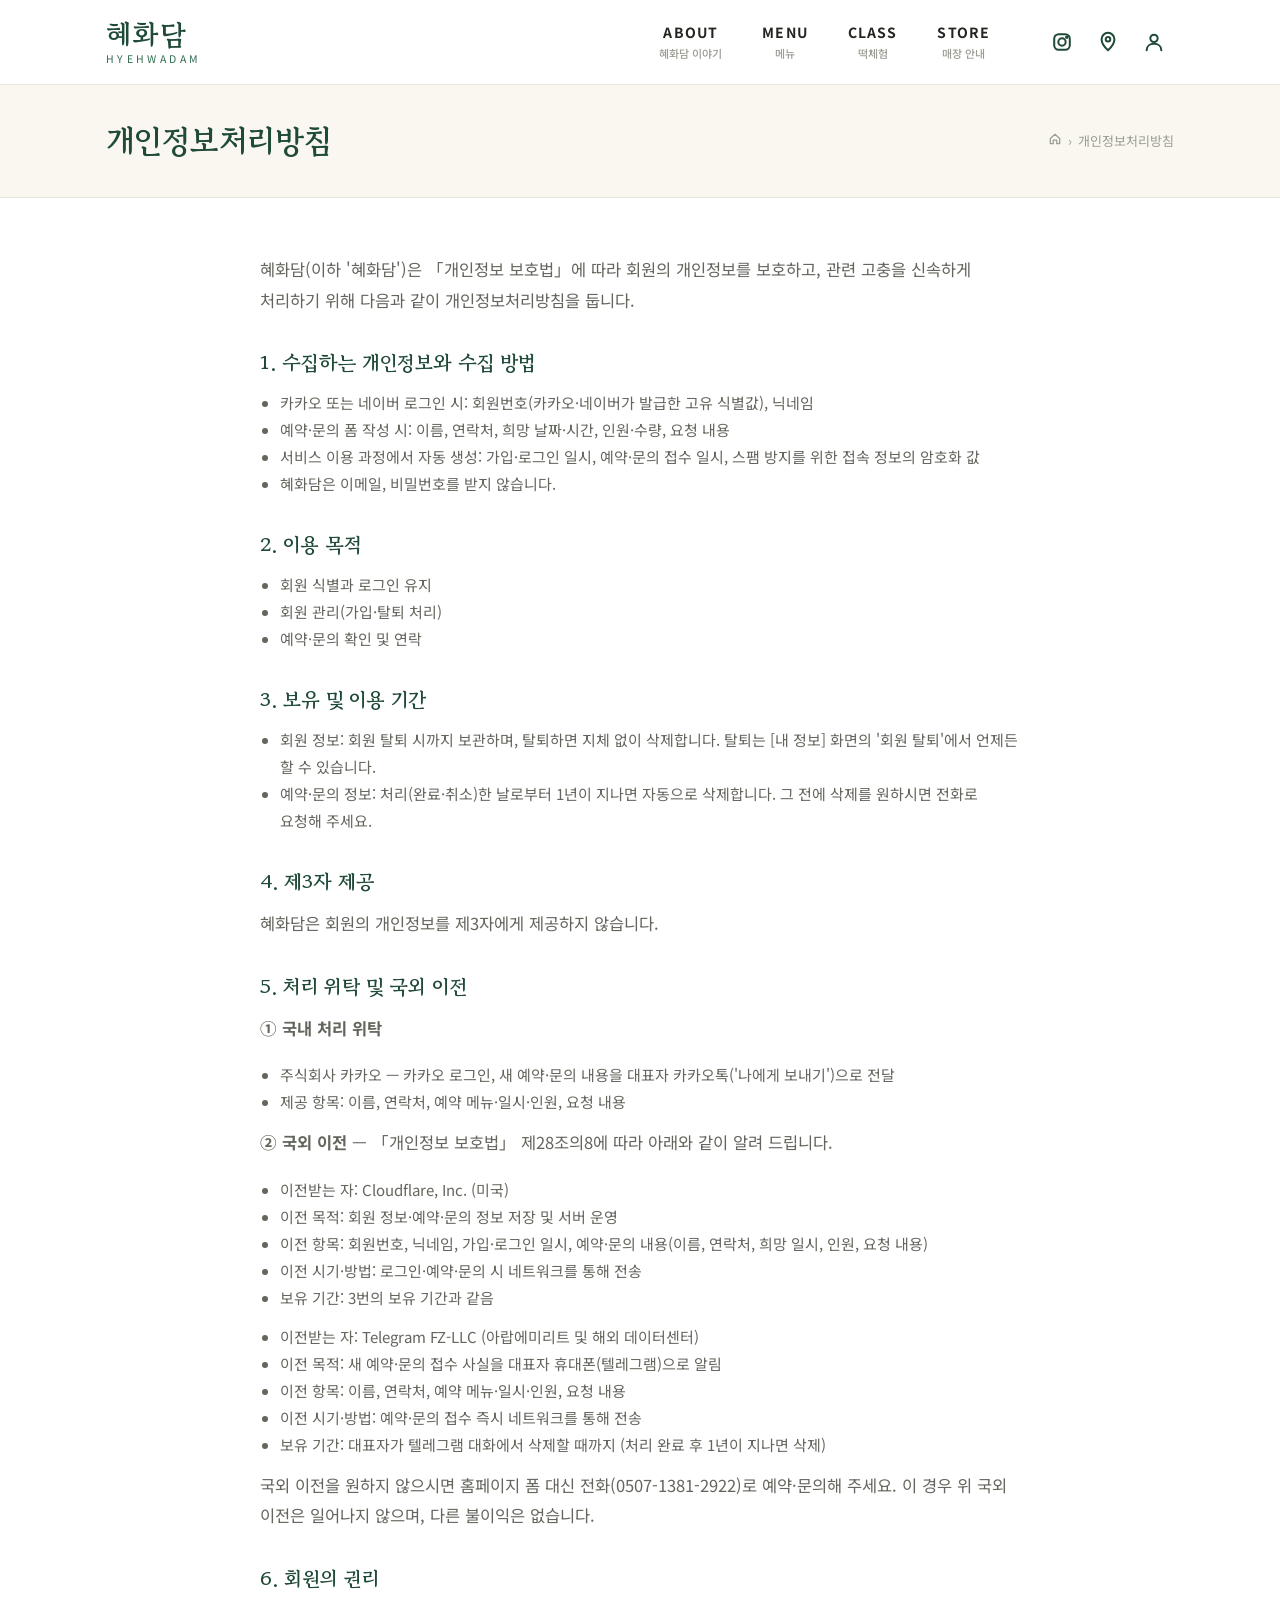
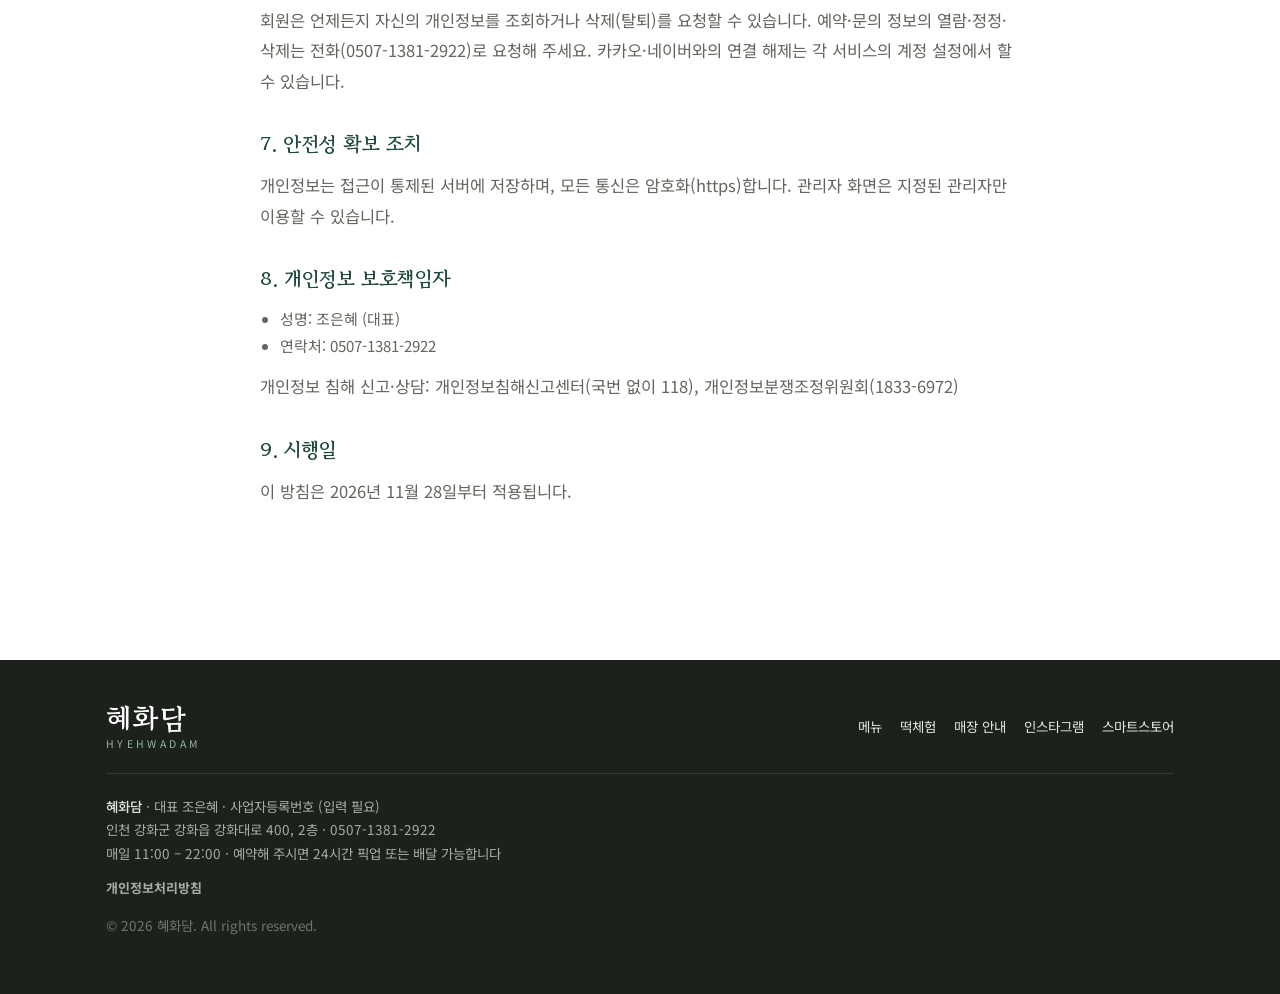
<file: privacy.html>
<!doctype html>
<html lang="ko">
<head>
  <meta charset="utf-8">
  <meta name="viewport" content="width=device-width, initial-scale=1, viewport-fit=cover">
  <title>개인정보처리방침 | 혜화담</title>
  <meta name="description" content="혜화담 개인정보처리방침 — 수집 항목, 이용 목적, 보유 기간, 처리 위탁 안내.">
  <meta property="og:type" content="website">
  <meta property="og:site_name" content="혜화담">
  <meta property="og:title" content="개인정보처리방침 | 혜화담">
  <meta property="og:description" content="혜화담 개인정보처리방침 — 수집 항목, 이용 목적, 보유 기간, 처리 위탁 안내.">
  <meta property="og:locale" content="ko_KR">
  <meta name="theme-color" content="#2f6b4f">
  <link rel="icon" href="assets/images/favicon.svg" type="image/svg+xml">
  <link rel="stylesheet" href="assets/css/style.css?v=202611282018">
</head>
<body data-page="privacy">
  <main id="view">
    <div class="wrap seo-fb">
      <h1>개인정보처리방침</h1><p>혜화담 개인정보처리방침 — 수집 항목, 이용 목적, 보유 기간, 처리 위탁 안내.</p>
      <div class="loading" data-nosnippet>잠시만 기다려 주세요</div>
    </div>
  </main>
  <script src="assets/js/main.js?v=202611282018"></script>
</body>
</html>
</file>
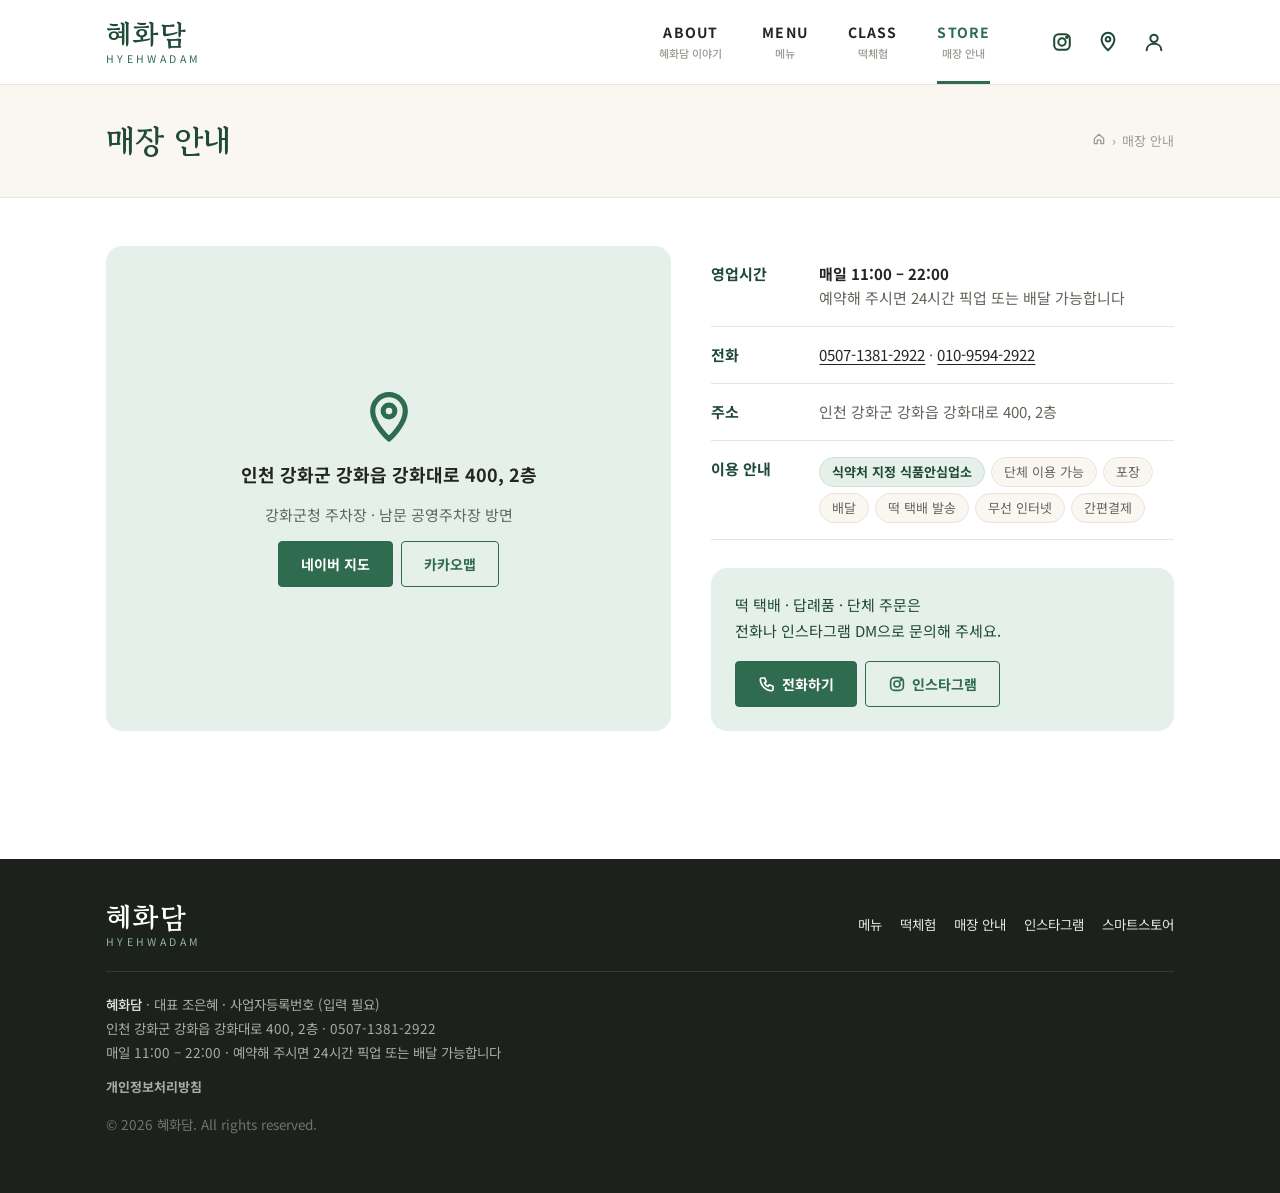
<file: store.html>
<!doctype html>
<html lang="ko">
<head>
  <meta charset="utf-8">
  <meta name="viewport" content="width=device-width, initial-scale=1, viewport-fit=cover">
  <title>매장 안내 | 혜화담</title>
  <meta name="description" content="혜화담 매장 안내 — 인천 강화군 강화읍 강화대로 400 2층, 매일 11:00–22:00, 0507-1381-2922.">
  <meta property="og:type" content="website">
  <meta property="og:site_name" content="혜화담">
  <meta property="og:title" content="매장 안내 | 혜화담">
  <meta property="og:description" content="혜화담 매장 안내 — 인천 강화군 강화읍 강화대로 400 2층, 매일 11:00–22:00, 0507-1381-2922.">
  <meta property="og:locale" content="ko_KR">
  <meta name="theme-color" content="#2f6b4f">
  <link rel="icon" href="assets/images/favicon.svg" type="image/svg+xml">
  <link rel="stylesheet" href="assets/css/style.css?v=202611282018">
</head>
<body data-page="store">
  <main id="view">
    <!-- 검색 로봇·카카오톡 미리보기용 기본 본문. 자바스크립트가 실행되면 화면이 이 내용을 덮어씁니다.
         메뉴·가격·영업시간을 바꿀 때는 data/*.json 과 이 부분을 함께 고쳐 주세요. -->
    <div class="wrap seo-fb">
      <h1>혜화담 매장 안내</h1><p>인천 강화군 강화읍 강화대로 400, 2층 · 매일 11:00 – 22:00 · 전화 0507-1381-2922 · 예약 시 24시간 픽업·배달 가능</p><p>단체 이용 가능 · 포장 · 배달 · 무선 인터넷 · 간편결제</p>
      <div class="loading" data-nosnippet>잠시만 기다려 주세요</div>
    </div>
  </main>
  <script src="assets/js/main.js?v=202611282018"></script>
</body>
</html>
</file>
<file: assets/css/style.css>
/* 혜화담 — 색상·폰트는 맨 위 :root 에서 바꾸세요 */
@import url('https://fonts.googleapis.com/css2?family=Gowun+Batang:wght@400;700&family=Noto+Sans+KR:wght@400;500;700&display=swap');
/* Layout: 스타벅스 메뉴 페이지 구조 — 고정 헤더 + 메가메뉴 · 페이지 제목/경로 · 분류 탭 · 4열 메뉴 격자 · 정보형 푸터 */
:root{
  --bg:#ffffff;
  --cream:#faf7f0;         /* 떡 빛 크림 */
  --ink:#23251f;
  --sub:#62665c;
  --mute:#9a9d93;
  --line:#e7e5dd;
  --brand:#2f6b4f;         /* 혜화담 초록 💚 */
  --brand-deep:#1f4a37;
  --brand-ink:#ffffff;
  --brand-soft:#e6f0ea;
  --accent:#e2a43a;        /* 노랑 💛 */
  --pink:#e0647a;          /* 하트 💗 */
  --display:"Gowun Batang", "Nanum Myeongjo", "AppleMyungjo", serif;
  --body:"Noto Sans KR", "Apple SD Gothic Neo", "Malgun Gothic", system-ui, sans-serif;
  --wrap:1100px;
  --head:84px;
  color-scheme:light;
}
*{box-sizing:border-box}
[hidden]{display:none!important}
html{scroll-behavior:smooth}
body{margin:0;background:var(--bg);color:var(--ink);font-family:var(--body);font-size:15px;line-height:1.6;-webkit-font-smoothing:antialiased;word-break:keep-all;overflow-wrap:break-word}
img{max-width:100%;display:block}
button{font:inherit;color:inherit;cursor:pointer;background:none;border:0;padding:0}
a{color:inherit;text-decoration:none}
input{font:inherit;color:var(--ink)}
:focus-visible{outline:2px solid var(--brand);outline-offset:2px}
.wrap{max-width:var(--wrap);margin-inline:auto;padding-inline:16px}
.num{font-variant-numeric:tabular-nums}
.loading{padding:80px 0;text-align:center;color:var(--mute)}
.seo-fb{padding-block:40px}

/* ---------- 헤더 (스타벅스식 GNB + 메가메뉴) ---------- */
header.site{position:sticky;top:0;z-index:40;background:rgba(255,255,255,.97);backdrop-filter:blur(6px);border-bottom:1px solid var(--line)}
.h-row{display:flex;align-items:center;height:var(--head);gap:24px}
.logo{display:flex;flex-direction:column;line-height:1.05;flex-shrink:0}
.logo b{font-family:var(--display);font-size:28px;font-weight:700;color:var(--brand-deep);letter-spacing:.04em}
.logo small{font-size:10.5px;letter-spacing:.32em;color:var(--brand);margin-top:4px}
.gnb{margin-left:auto;display:flex;align-items:stretch;height:100%}
.gnb > li{list-style:none;position:static;display:flex}
.gnb > li > a{display:flex;align-items:center;padding-inline:20px;font-size:14px;font-weight:700;letter-spacing:.08em;color:var(--ink);position:relative}
.gnb > li > a span{display:block;font-size:11px;font-weight:500;letter-spacing:0;color:var(--mute);margin-top:2px}
.gnb > li > a::after{content:"";position:absolute;left:20px;right:20px;bottom:0;height:3px;background:var(--brand);transform:scaleX(0);transition:transform .25s}
.gnb > li:hover > a::after,.gnb > li > a[aria-current="page"]::after{transform:scaleX(1)}
.gnb > li > a[aria-current="page"]{color:var(--brand)}
.gnb ul{margin:0;padding:0}
.mega{position:absolute;left:0;right:0;top:100%;background:var(--brand-deep);color:#e9efe9;opacity:0;visibility:hidden;transform:translateY(-6px);transition:.22s;box-shadow:0 10px 24px rgba(0,0,0,.12)}
.gnb > li:hover .mega,.gnb > li:focus-within .mega{opacity:1;visibility:visible;transform:none}
.mega .wrap{display:grid;grid-template-columns:repeat(4,1fr);gap:28px;padding-block:30px 34px}
.mega h4{margin:0 0 12px;font-size:14px;color:#fff;letter-spacing:.06em}
.mega a{display:block;padding:4px 0;font-size:14px;color:#c9d6cc}
.mega a:hover{color:#fff;text-decoration:underline}
.mega .promo{background:rgba(255,255,255,.07);border-radius:10px;padding:18px}
.mega .promo p{margin:0 0 10px;font-size:13px;color:#c9d6cc}
.h-util{display:flex;align-items:center;gap:6px;margin-left:8px}
.icon-btn{width:40px;height:40px;display:grid;place-items:center;border-radius:50%;color:var(--brand-deep)}
.icon-btn:hover{background:var(--brand-soft)}
.icon-btn svg{width:22px;height:22px}
.menu-toggle{display:none}

/* 모바일 메뉴 */
.drawer{position:fixed;inset:0;z-index:60;background:rgba(0,0,0,.4);opacity:0;visibility:hidden;transition:.2s}
.drawer.open{opacity:1;visibility:visible}
.drawer nav{position:absolute;top:0;right:0;bottom:0;width:min(84vw,340px);background:#fff;padding:20px 22px;overflow-y:auto;transform:translateX(100%);transition:transform .25s}
.drawer.open nav{transform:none}
.drawer .d-head{display:flex;justify-content:space-between;align-items:center;margin-bottom:12px}
.drawer details{border-bottom:1px solid var(--line)}
.drawer summary,.drawer .d-link{display:flex;justify-content:space-between;padding:15px 2px;font-weight:700;cursor:pointer;list-style:none}
.drawer summary::-webkit-details-marker{display:none}
.drawer summary::after{content:"+";color:var(--mute)}
.drawer details[open] summary::after{content:"–"}
.drawer details a{display:block;padding:8px 10px;color:var(--sub);font-size:14px}
.drawer .d-link{border-bottom:1px solid var(--line)}

/* ---------- 메인 배너 ---------- */
.hero{position:relative;overflow:hidden}
.slides{display:flex;transition:transform .7s cubic-bezier(.6,.05,.3,1)}
.slide{flex:0 0 100%;min-height:440px;display:flex;align-items:center}
.slide .wrap{display:grid;grid-template-columns:1.1fr .9fr;align-items:center;gap:24px;width:100%}
.slide .eyebrow{font-size:12px;letter-spacing:.3em;color:var(--brand);font-weight:700}
.slide h2{font-family:var(--display);font-size:clamp(30px,4.6vw,50px);line-height:1.25;margin:14px 0 14px;color:var(--brand-deep);white-space:pre-line}
.slide p{margin:0 0 26px;color:var(--sub);font-size:16px}
.slide .art{justify-self:center;width:min(360px,80%);aspect-ratio:1;border-radius:50%;background:rgba(255,255,255,.55);display:grid;place-items:center;overflow:hidden}
.slide .art svg{width:62%;height:62%}
.slide .art img{width:100%;height:100%;object-fit:cover}
.dots{position:absolute;left:50%;bottom:22px;transform:translateX(-50%);display:flex;gap:8px}
.dots button{width:9px;height:9px;border-radius:5px;background:rgba(31,74,55,.25);transition:.3s}
.dots button[aria-current="true"]{width:26px;background:var(--brand)}

/* 버튼 */
.btn{display:inline-flex;align-items:center;justify-content:center;gap:6px;height:46px;padding-inline:22px;border-radius:4px;font-weight:700;font-size:14px;border:1.5px solid var(--brand);color:var(--brand);background:transparent;transition:.2s}
.btn:hover{background:var(--brand);color:var(--brand-ink)}
.btn.primary{background:var(--brand);color:var(--brand-ink)}
.btn.primary:hover{background:var(--brand-deep);border-color:var(--brand-deep)}
.btn.light{border-color:#fff;color:#fff}
.btn.light:hover{background:#fff;color:var(--brand-deep)}
.btn svg{width:18px;height:18px}

/* ---------- 섹션 ---------- */
.sec{padding-block:72px}
.sec.cream{background:var(--cream)}
.sec-head{display:flex;align-items:flex-end;justify-content:space-between;gap:16px;margin-bottom:30px}
.sec-head h2{font-family:var(--display);font-size:clamp(24px,3vw,32px);margin:0;color:var(--brand-deep)}
.sec-head p{margin:6px 0 0;color:var(--sub)}
.sec-head .more{font-size:14px;color:var(--sub);white-space:nowrap}
.sec-head .more:hover{color:var(--brand)}

/* 약속 4칸 */
.promise{display:grid;grid-template-columns:repeat(4,1fr);gap:16px}
.promise div{background:#fff;border:1px solid var(--line);border-radius:12px;padding:24px 20px;text-align:center}
.promise svg{width:40px;height:40px;color:var(--brand);margin:0 auto 12px}
.promise b{display:block;font-size:16px;margin-bottom:4px}
.promise span{font-size:13.5px;color:var(--sub)}

/* 스토리 */
.story{display:grid;grid-template-columns:1fr 1fr;gap:56px;align-items:center}
.story .art{aspect-ratio:4/3;border-radius:16px;background:var(--brand-soft);display:grid;place-items:center}
.story .art{overflow:hidden}
.story .art svg{width:46%;color:var(--brand)}
.story .art img{width:100%;height:100%;object-fit:cover}
.story .eyebrow{font-size:12px;letter-spacing:.3em;color:var(--brand);font-weight:700}
.story h2{font-family:var(--display);font-size:clamp(28px,3.6vw,40px);line-height:1.3;margin:12px 0 18px;color:var(--brand-deep);white-space:pre-line}
.story p{color:var(--sub);margin:0 0 26px;font-size:16px}

/* 단체 주문 띠 */
.band{background:var(--brand-deep);color:#fff}
.band .wrap{display:grid;grid-template-columns:1fr 1.3fr;gap:40px;align-items:center;padding-block:60px}
.band .eyebrow{font-size:12px;letter-spacing:.3em;color:var(--accent);font-weight:700}
.band h2{font-family:var(--display);font-size:clamp(24px,3vw,34px);margin:10px 0 14px}
.band p{color:#cfdcd3;margin:0 0 24px}
.band .grid{grid-template-columns:repeat(4,1fr)}
.band .card .name{color:#fff}
.band .card .price,.band .card .price.ask{color:#cfdcd3}
.band .grid > *,.grid > *{min-width:0}

/* ---------- 서브 페이지 제목 + 경로 (스타벅스식) ---------- */
.sub-top{background:var(--cream);border-bottom:1px solid var(--line)}
.sub-top .wrap{display:flex;justify-content:space-between;align-items:center;gap:16px;min-height:112px}
.sub-top h1{font-family:var(--display);font-size:clamp(24px,3vw,32px);margin:0;color:var(--brand-deep)}
.crumb{display:flex;align-items:center;gap:6px;font-size:13px;color:var(--mute)}
.crumb a:hover{color:var(--brand)}
.crumb svg{width:14px;height:14px}

/* ---------- 메뉴 목록 ---------- */
.filter{margin-top:34px;border:1px solid var(--line);border-radius:10px;overflow:hidden}
.filter-top{display:flex;align-items:center;justify-content:space-between;gap:12px;background:var(--cream);padding:14px 18px;border-bottom:1px solid var(--line)}
.filter-top b{font-size:15px}
.search{display:flex;align-items:center;gap:6px;background:#fff;border:1px solid var(--line);border-radius:999px;padding:0 6px 0 14px;height:40px;width:min(280px,100%)}
.search input{flex:1;border:0;outline:0;background:transparent;min-width:0;font-size:14px}
.search svg{width:18px;height:18px;color:var(--mute)}
.tabs{display:flex;flex-wrap:wrap;gap:8px;padding:16px 18px}
.tabs button,.temps button{height:38px;padding-inline:16px;border-radius:999px;border:1px solid var(--line);font-size:14px;color:var(--sub);background:#fff;transition:.15s}
.tabs button:hover,.temps button:hover{border-color:var(--brand);color:var(--brand)}
.tabs button[aria-pressed="true"]{background:var(--brand);border-color:var(--brand);color:#fff;font-weight:700}
.temps{display:flex;gap:8px;padding:0 18px 16px;align-items:center;flex-wrap:wrap}
.temps span{font-size:13px;color:var(--mute);margin-right:4px}
.temps button[aria-pressed="true"]{border-color:var(--ink);color:var(--ink);font-weight:700}
.temps button.hot[aria-pressed="true"]{border-color:#d0573d;color:#d0573d}
.temps button.iced[aria-pressed="true"]{border-color:#3d79c4;color:#3d79c4}

.group{margin-top:52px}
.group-head{display:flex;align-items:baseline;gap:12px;flex-wrap:wrap;padding-bottom:14px;border-bottom:2px solid var(--ink);margin-bottom:26px}
.group-head h2{margin:0;font-size:20px}
.group-head small{font-size:12px;letter-spacing:.2em;color:var(--brand);font-weight:700}
.group-head p{margin:0;color:var(--sub);font-size:14px;flex-basis:100%}
.grid{display:grid;grid-template-columns:repeat(4,1fr);gap:34px 22px}
.card{display:block;text-align:center}
.card .thumb{position:relative;aspect-ratio:1;max-width:100%;border-radius:50%;display:grid;place-items:center;transition:transform .3s,box-shadow .3s;margin-inline:auto;width:min(100%,220px)}
.card .thumb svg{width:52%;height:52%}
.card .thumb img{width:100%;height:100%;object-fit:cover;border-radius:50%}
.card:hover .thumb{transform:translateY(-4px);box-shadow:0 12px 24px rgba(31,74,55,.14)}
.card .flag{position:absolute;top:4%;left:2%;box-shadow:0 2px 6px rgba(0,0,0,.12);background:var(--brand);color:#fff;font-size:11px;font-weight:700;border-radius:999px;padding:3px 9px}
.card .flag.f-NEW{background:var(--pink)}
.card .name{display:block;margin-top:14px;font-size:15px;font-weight:500;line-height:1.4}
.card .price{display:block;margin-top:4px;font-size:14px;color:var(--sub)}
.card .price.ask{color:var(--brand);font-size:13px}
.card.soldout .thumb{filter:grayscale(1);opacity:.6}
.empty{text-align:center;color:var(--mute);padding:60px 0}

/* ---------- 메뉴 상세 ---------- */
.detail{display:grid;grid-template-columns:1fr 1fr;gap:56px;padding-block:48px 24px}
.detail .pic{aspect-ratio:1;border-radius:20px;display:grid;place-items:center;overflow:hidden}
.detail .pic svg{width:50%;height:50%}
.detail .pic img{width:100%;height:100%;object-fit:cover}
.detail .cat{font-size:13px;color:var(--brand);font-weight:700;letter-spacing:.06em}
.detail h1{font-family:var(--display);font-size:clamp(26px,3.2vw,36px);margin:8px 0 6px;line-height:1.3}
.detail .temp-tags{display:flex;gap:6px;margin:12px 0}
.tag{display:inline-flex;align-items:center;height:26px;padding-inline:10px;border-radius:999px;font-size:12px;font-weight:700;border:1px solid var(--line);color:var(--sub)}
.tag.hot{color:#d0573d;border-color:#f1c6bb;background:#fdf1ee}
.tag.iced{color:#3d79c4;border-color:#c3d6ef;background:#eff5fc}
.detail .desc{color:var(--sub);font-size:16px;margin:18px 0;padding-bottom:22px;border-bottom:1px solid var(--line)}
.detail .price-row{display:flex;justify-content:space-between;align-items:center;padding:18px 0;border-bottom:1px solid var(--line)}
.detail .price-row strong{font-size:24px}
.detail .price-row .ask{font-size:16px;color:var(--brand)}
.points{list-style:none;margin:20px 0;padding:0;display:grid;gap:10px}
.points li{display:flex;gap:10px;align-items:center;font-size:15px}
.points li::before{content:"";width:8px;height:8px;border-radius:50%;background:var(--brand);flex-shrink:0}
.detail .actions{display:grid;grid-template-columns:1fr 1fr;gap:10px;margin-top:24px;max-width:460px}
.detail .actions .btn{padding-inline:12px;white-space:nowrap}
.note{font-size:13px;color:var(--mute);margin-top:14px}

/* ---------- 매장 · 소개 · 체험 ---------- */
.info-grid{display:grid;grid-template-columns:1.1fr .9fr;gap:40px;padding-block:48px}
.map-card{border-radius:16px;background:var(--brand-soft);min-height:340px;display:flex;flex-direction:column;justify-content:center;align-items:center;gap:14px;text-align:center;padding:32px}
.map-card svg{width:56px;height:56px;color:var(--brand)}
.map-card .btns{display:flex;gap:8px;flex-wrap:wrap;justify-content:center}
dl.info{margin:0}
dl.info > div{display:grid;grid-template-columns:96px 1fr;gap:12px;padding:16px 0;border-bottom:1px solid var(--line)}
dl.info dt{font-weight:700;color:var(--brand-deep)}
dl.info dd{margin:0;color:var(--sub)}
dl.info dd a{color:var(--ink);text-decoration:underline;text-underline-offset:3px}
.chips{display:flex;flex-wrap:wrap;gap:6px}
.chip{display:inline-flex;align-items:center;height:30px;padding-inline:12px;border-radius:999px;background:var(--cream);border:1px solid var(--line);font-size:13px;color:var(--sub)}
.chip.good{background:var(--brand-soft);border-color:#cfe1d5;color:var(--brand-deep);font-weight:700}

.prose{max-width:760px;margin-inline:auto;padding-block:56px}
.prose h2{font-family:var(--display);font-size:28px;color:var(--brand-deep);margin:44px 0 14px}
.prose h2:first-child{margin-top:0}
.prose p{color:var(--sub);font-size:16.5px;line-height:1.85}
.prose .lead{font-family:var(--display);font-size:clamp(22px,3vw,30px);color:var(--ink);line-height:1.5}
.steps{display:grid;grid-template-columns:repeat(3,1fr);gap:16px;margin:24px 0}
.steps div{background:var(--cream);border-radius:12px;padding:22px}
.steps b{display:block;color:var(--brand);font-size:13px;letter-spacing:.1em;margin-bottom:6px}
.steps p{margin:0;font-size:15px;color:var(--ink)}
.cta{background:var(--brand-soft);border-radius:16px;padding:32px;text-align:center;margin-top:40px}
.cta p{margin:0 0 18px;color:var(--brand-deep);font-size:17px}
.cta .btns{display:flex;gap:8px;justify-content:center;flex-wrap:wrap}

/* ---------- 푸터 ---------- */
footer.site{background:#1d211c;color:#a7ada3;font-size:13.5px;margin-top:80px}
footer.site .wrap{padding-block:44px}
.f-top{display:flex;justify-content:space-between;gap:24px;flex-wrap:wrap;padding-bottom:24px;border-bottom:1px solid #353a33;margin-bottom:22px}
.f-top .logo b{color:#fff}
.f-top .logo small{color:#8fb7a0}
.f-links{display:flex;gap:18px;flex-wrap:wrap;align-items:center}
.f-links a{color:#e3e7e0}
.f-links a:hover{color:#fff;text-decoration:underline}
.f-info p{margin:2px 0}
.f-info b{color:#e3e7e0;font-weight:500}
.copy{margin-top:16px;color:#6f756c}

/* 위로 가기 */
.to-top{position:fixed;right:18px;bottom:18px;z-index:30;width:46px;height:46px;border-radius:50%;background:var(--brand);color:#fff;display:grid;place-items:center;box-shadow:0 6px 16px rgba(0,0,0,.18);opacity:0;visibility:hidden;transition:.2s}
.to-top.show{opacity:1;visibility:visible}
.to-top svg{width:20px;height:20px}

/* ---------- 반응형 ---------- */
@media (max-width:960px){
  .gnb,.h-util .ext{display:none}
  .menu-toggle{display:grid}
  .h-util{margin-left:auto}
  .grid{grid-template-columns:repeat(3,1fr)}
  .band .wrap{grid-template-columns:1fr}
}
@media (max-width:760px){
  :root{--head:64px}
  .logo b{font-size:23px}
  .logo small{font-size:9px}
  .slide{min-height:auto;padding-block:40px 64px}
  .slide .wrap{grid-template-columns:1fr;text-align:center}
  .slide .art{order:-1;width:min(220px,62%)}
  .sec{padding-block:52px}
  .promise{grid-template-columns:1fr 1fr}
  .story,.detail,.info-grid{grid-template-columns:1fr;gap:28px}
  .grid,.band .grid{grid-template-columns:repeat(2,1fr);gap:26px 14px}
  .sub-top .wrap{flex-direction:column;align-items:flex-start;justify-content:center;gap:6px;min-height:96px}
  .filter-top{flex-direction:column;align-items:stretch}
  .search{width:100%}
  .tabs{flex-wrap:nowrap;overflow-x:auto;scrollbar-width:none}
  .tabs::-webkit-scrollbar{display:none}
  .tabs button{flex-shrink:0}
  .steps{grid-template-columns:1fr}
  dl.info > div{grid-template-columns:80px 1fr}
}
@media (prefers-reduced-motion:reduce){*{transition:none!important;scroll-behavior:auto!important}}

/* ---------- 문구 줄바꿈 정리 ---------- */
/* 제목·짧은 문구는 줄 길이를 고르게, 본문은 마지막 줄에 한두 글자만 남지 않게 */
h1,h2,h3,.lead,.slide p,.cta p,.steps p,.promise b,.promise span,.card .name,.group-head p,.sec-head p,.band p{text-wrap:balance}
p,li,dd{text-wrap:pretty}
/* .ln = 문장 한 줄. PC에서는 문장마다 줄을 나누고, 좁은 화면에서는 이어서 흐름 */
.ln{display:block}
.chip{white-space:nowrap}
.prose{max-width:720px}
.prose p{margin:0 0 18px}
.prose .lead{margin-bottom:22px}
.steps p{line-height:1.6}
.steps div{display:flex;flex-direction:column}
.cta p{line-height:1.7}
@media (max-width:760px){
  .ln{display:inline}
  .ln + .ln::before{content:" "}
  .lead .ln{display:block}
  .lead .ln + .ln::before{content:none}
}
.chips .chip{flex:none;max-width:100%}
.steps p,.prose .steps p{margin:0}
.map-card b{text-wrap:balance}
/* 혜화담 이야기: 가운데 정렬 */
.prose.center{text-align:center}
.prose.center .steps div{align-items:center}
/* 홈 OUR STORY 제목 한 줄 */
.story h2{white-space:nowrap}
/* 상단 메뉴: 영문·한글 가운데 정렬 */
.gnb > li > a{justify-content:center}
.gnb > li > a > div{text-align:center}

/* =========================================================
   회원 · 관리자 화면 (login.html · mypage.html · admin.html)
   ========================================================= */
.auth-box{max-width:460px;margin:56px auto;padding:36px 28px;border:1px solid var(--line);border-radius:16px;background:#fff;text-align:center}
.auth-box h2{font-family:var(--display);font-size:26px;color:var(--brand-deep);margin:0 0 8px}
.auth-sub{color:var(--sub);margin:0 0 22px}
.notice{background:var(--brand-soft);color:var(--brand-deep);border-radius:10px;padding:14px 16px;margin:0 0 18px;font-size:14.5px;text-align:center}
.notice.warn{background:#fdf1e6;color:#8a4b12}
.notice p{margin:0 0 12px}
.notice .btns{display:flex;gap:8px;justify-content:center;flex-wrap:wrap}
.sns-list{display:grid;gap:10px}
.sns{display:flex;align-items:center;justify-content:center;gap:10px;height:52px;border-radius:8px;font-weight:700;font-size:15.5px;transition:filter .2s}
.sns svg{width:20px;height:20px}
.sns:hover{filter:brightness(.96)}
.sns.kakao{background:#fee500;color:rgba(0,0,0,.85)}
.sns.kakao svg{color:#000}
.sns.naver{background:#03c75a;color:#fff}
.sns.naver svg{width:16px;height:16px}
.sns{width:100%;border:0;font-family:inherit;cursor:pointer}
.fine{margin:22px 0 0;font-size:12.5px;color:var(--mute);line-height:1.7}
.fine a{display:block;width:fit-content;margin:8px auto 0;color:var(--sub);text-decoration:underline}
.me-head{margin-bottom:18px}
.pv{display:inline-flex;align-items:center;gap:6px;height:28px;padding-inline:12px;border-radius:999px;font-size:12.5px;font-weight:700;margin-bottom:12px}
.pv svg{width:14px;height:14px}
.pv.kakao{background:#fee500;color:rgba(0,0,0,.85)}
.pv.naver{background:#03c75a;color:#fff}
.auth-box dl.info{text-align:left;margin-bottom:24px}
code,.mid{font-family:ui-monospace,Consolas,monospace;font-size:13px;background:var(--cream);border:1px solid var(--line);border-radius:6px;padding:2px 8px;word-break:break-all}
.mini{font-size:12.5px;color:var(--brand);border:1px solid #cfe1d5;border-radius:6px;padding:2px 10px;margin-left:4px}
.me-actions{display:flex;gap:8px;justify-content:center;align-items:center;flex-wrap:wrap;margin-bottom:12px}
.link-btn{font-size:13.5px;color:var(--mute);text-decoration:underline;padding:8px}
.link-btn.danger{color:#b4432f}
.btn.danger{border-color:#b4432f;color:#fff;background:#b4432f}
.btn.danger:hover{background:#8f3323;border-color:#8f3323}
.btn.sm{height:36px;padding-inline:14px;font-size:13px}
.err{color:#b4432f;font-size:13.5px;margin:10px 0 0}

/* 관리자 */
.admin{padding-block:32px 120px}
.adm-tabs{display:flex;align-items:center;gap:4px;border-bottom:1px solid var(--line);margin-bottom:20px;flex-wrap:wrap}
.adm-tabs [role="tab"]{height:44px;padding-inline:18px;font-weight:700;color:var(--sub);border-bottom:3px solid transparent;margin-bottom:-1px}
.adm-tabs [aria-selected="true"]{color:var(--brand-deep);border-color:var(--brand)}
.adm-who{margin-left:auto;font-size:13px;color:var(--mute)}
.adm-grid{display:grid;grid-template-columns:340px 1fr;gap:24px;align-items:start}
.adm-list{border:1px solid var(--line);border-radius:12px;padding:12px;background:#fff;position:sticky;top:calc(var(--head) + 12px)}
.adm-tools{display:grid;grid-template-columns:1fr 1fr;gap:6px;margin-bottom:8px}
.adm-tools select,.adm-tools input,.fld input:not([type="radio"]):not([type="checkbox"]),.fld select,.fld textarea{width:100%;min-width:0;height:40px;border:1px solid var(--line);border-radius:8px;padding:0 10px;background:#fff;font:inherit;font-size:14px;color:var(--ink)}
.fld textarea{height:auto;padding:10px;line-height:1.6;resize:vertical}
.adm-list > .btn{width:100%;margin-bottom:8px}
#list{list-style:none;margin:0;padding:0;max-height:62vh;overflow-y:auto}
#list li button{display:flex;align-items:center;gap:10px;width:100%;padding:8px;border-radius:8px;text-align:left}
#list li button:hover{background:var(--cream)}
#list li button[aria-current="true"]{background:var(--brand-soft)}
#list .none,.adm-table .none{color:var(--mute);text-align:center;padding:20px}
.adm-grid .t{flex:none;width:44px;height:44px;border-radius:50%;overflow:hidden;display:grid;place-items:center}
.adm-grid .t img{width:100%;height:100%;object-fit:cover}
.adm-grid .t svg{width:70%;height:70%}
#list .n{display:flex;flex-direction:column;min-width:0}
#list .n b{font-size:14px;font-weight:500;white-space:nowrap;overflow:hidden;text-overflow:ellipsis}
#list .n small{font-size:12px;color:var(--mute)}
.adm-form{border:1px solid var(--line);border-radius:12px;padding:24px;background:#fff;display:grid;gap:16px;min-width:0}
.adm-empty{color:var(--mute);text-align:center;padding:80px 0}
.f-photo{display:flex;align-items:center;gap:18px}
.f-photo .t{width:120px;height:120px}
.f-photo .hint{margin-top:8px}
.fld{display:grid;gap:6px;margin:0;min-width:0;border:0;padding:0}
.fld > span,.fld legend{font-size:13px;font-weight:700;color:var(--sub);padding:0;margin-bottom:6px}
.fld small{font-weight:400;color:var(--mute)}
.fld-row{display:grid;grid-template-columns:1fr 1fr;gap:12px}
.radios{display:flex;align-items:center;gap:8px 16px;flex-wrap:wrap}
.radios label{display:inline-flex;align-items:center;gap:6px;font-size:14px;cursor:pointer}
.radios input[type="radio"],.radios input[type="checkbox"]{width:18px;height:18px;margin:0;accent-color:var(--brand);flex:none}
.radios label{white-space:nowrap}
.btn:disabled{opacity:.4;cursor:not-allowed}
.btn.primary:disabled:hover{background:var(--brand);border-color:var(--brand)}
.fld .radios input[type="number"]{width:130px;flex:none}
.radios input:disabled{background:var(--cream);color:var(--mute)}
.unit{margin-left:-10px;color:var(--sub);font-size:14px}
.hint{font-size:12.5px;color:var(--mute);margin:0}
.f-foot{display:flex;justify-content:space-between;align-items:center;gap:8px;flex-wrap:wrap;border-top:1px solid var(--line);padding-top:16px}
.f-foot .btns{display:flex;gap:6px;flex-wrap:wrap}
.adm-save{position:fixed;left:0;right:0;bottom:0;z-index:30;display:flex;justify-content:center;align-items:center;gap:16px;flex-wrap:wrap;padding:12px max(16px,env(safe-area-inset-right,0px)) calc(12px + env(safe-area-inset-bottom,0px)) max(16px,env(safe-area-inset-left,0px));background:rgba(255,255,255,.97);border-top:1px solid var(--line);box-shadow:0 -4px 16px rgba(0,0,0,.05)}
#save-msg{font-size:14px;color:var(--sub)}
#save-msg.warn{color:#8a4b12;font-weight:700}
#save-msg.ok{color:var(--brand);font-weight:700}
#save-msg.err{color:#b4432f;font-weight:700}
.adm-count{margin:0 0 12px;color:var(--sub)}
.table-wrap{overflow-x:auto;border:1px solid var(--line);border-radius:12px}
.adm-table{width:100%;border-collapse:collapse;font-size:14px;min-width:640px}
.adm-table th,.adm-table td{padding:10px 14px;border-bottom:1px solid var(--line);text-align:left;white-space:nowrap}
.adm-table th{background:var(--cream);font-size:13px;color:var(--sub)}
.adm-table tr:last-child td{border-bottom:0}
.prose.legal{max-width:760px}
.prose.legal h2{font-size:20px;margin:32px 0 10px}
.prose.legal ul{color:var(--sub);padding-left:20px;margin:0 0 12px;line-height:1.8}
.f-legal{margin:14px 0 0;font-size:13px}
@media (max-width:760px){
  .auth-box{margin:32px auto;padding:28px 18px;border:0}
  .adm-grid{grid-template-columns:1fr}
  .adm-list{position:static}
  #list{max-height:40vh}
  .adm-form{padding:18px}
  .fld-row{grid-template-columns:1fr}
  .f-photo .t{width:96px;height:96px}
  .adm-who{width:100%;margin:0 0 8px}
}

/* =========================================================
   예약 · 문의 폼 (메뉴 상세 · 떡체험)
   ========================================================= */
.inq{max-width:760px;margin:56px auto 0;border:1px solid var(--line);border-radius:16px;padding:32px;background:var(--cream);scroll-margin-top:calc(var(--head) + 16px)}
.inq-head{text-align:center;margin-bottom:20px}
.inq-head small{font-size:12px;letter-spacing:.3em;color:var(--brand);font-weight:700}
.inq-head h2{font-family:var(--display);font-size:26px;color:var(--brand-deep);margin:6px 0 8px}
.inq-head p{color:var(--sub);margin:0;font-size:14.5px}
.inq-form{display:grid;gap:14px}
.inq-form .fld-row.r3{grid-template-columns:1.3fr 1fr 1fr}
.inq-form .fld input,.inq-form .fld textarea{background:#fff}
.inq-form .fld textarea{min-height:100px}
.seg{display:grid;grid-template-columns:1fr 1fr;background:#fff;border:1px solid var(--line);border-radius:10px;padding:4px;gap:4px}
.seg label{cursor:pointer}
.seg input{position:absolute;opacity:0;pointer-events:none}
.seg span{display:block;text-align:center;padding:10px;border-radius:7px;font-weight:700;color:var(--sub);transition:.15s}
.seg input:checked + span{background:var(--brand);color:#fff}
.seg input:focus-visible + span{outline:2px solid var(--brand);outline-offset:2px}
.inq-item{margin:0;font-size:14px;color:var(--sub)}
.inq-item b{color:var(--brand-deep);margin-left:6px}
.hp{position:absolute;left:-9999px;width:1px;height:1px;opacity:0}
.agree{background:#fff;border:1px solid var(--line);border-radius:10px;padding:12px 14px;font-size:14px}
.agree label{display:flex;gap:8px;align-items:flex-start;cursor:pointer}
.agree input{width:18px;height:18px;margin:2px 0 0;accent-color:var(--brand);flex:none}
.agree b{color:var(--brand)}
.agree details{margin:8px 0 0 26px;color:var(--sub);font-size:13px}
.agree summary{cursor:pointer;color:var(--mute);text-decoration:underline;width:fit-content}
.agree ul{margin:8px 0 0;padding-left:18px;line-height:1.7}
.inq-err{margin:0;color:#b4432f;font-weight:700;font-size:14px;text-align:center}
.inq-submit{width:100%;height:52px;font-size:16px}
.inq-done{text-align:center;background:#fff;border-radius:12px;padding:28px 20px}
.inq-done > b{display:block;font-family:var(--display);font-size:22px;color:var(--brand-deep);margin-bottom:8px}
.inq-done p{color:var(--sub);margin:0 0 16px}
.inq-done dl{display:grid;gap:6px;max-width:360px;margin:0 auto 18px;text-align:left;font-size:14px}
.inq-done dl div{display:grid;grid-template-columns:80px 1fr;gap:8px}
.inq-done dt{color:var(--mute)}
.inq-done dd{margin:0;color:var(--ink)}
.prose .inq p{margin:0}
.prose .inq .inq-head p{margin:0}
.prose .inq-done p{margin:0 0 16px}

/* 관리자: 예약·문의 */
.badge-n{display:inline-grid;place-items:center;min-width:20px;height:20px;padding:0 6px;border-radius:999px;background:var(--pink);color:#fff;font-size:12px;font-weight:700;margin-left:6px;vertical-align:1px}
.inq-filter{display:flex;gap:6px;flex-wrap:wrap;margin-bottom:14px}
.inq-filter button{height:36px;padding:0 14px;border-radius:999px;border:1px solid var(--line);background:#fff;font-size:13.5px;font-weight:700;color:var(--sub)}
.inq-filter button[aria-pressed="true"]{background:var(--brand-deep);border-color:var(--brand-deep);color:#fff}
.inq-list{display:grid;gap:12px}
.inq-card{border:1px solid var(--line);border-radius:12px;background:#fff;padding:18px 20px;display:grid;gap:10px}
.inq-card.st-new{border-color:#e9b9c1;box-shadow:inset 4px 0 0 var(--pink)}
.inq-card .top{display:flex;align-items:center;gap:8px;flex-wrap:wrap}
.inq-card .top time{margin-left:auto;font-size:12.5px;color:var(--mute)}
.st{display:inline-flex;align-items:center;height:24px;padding:0 10px;border-radius:999px;font-size:12px;font-weight:700}
.st.new{background:#fde8ec;color:#b03a52}
.st.done{background:var(--brand-soft);color:var(--brand-deep)}
.st.canceled{background:#eee;color:#777}
.kind{font-size:12.5px;font-weight:700;color:var(--sub);border:1px solid var(--line);border-radius:999px;padding:2px 10px}
.inq-card h3{margin:0;font-size:16px}
.inq-card dl{display:grid;grid-template-columns:repeat(auto-fill,minmax(180px,1fr));gap:6px 16px;margin:0;font-size:14px}
.inq-card dl div{display:flex;gap:8px}
.inq-card dt{color:var(--mute);flex:none}
.inq-card dd{margin:0;min-width:0}
.inq-card dd a{color:var(--brand);font-weight:700}
.inq-card .msg{margin:0;padding:10px 12px;background:var(--cream);border-radius:8px;font-size:14px;white-space:pre-wrap}
.inq-card .memo{display:flex;gap:6px}
.inq-card .memo input{flex:1;min-width:0;height:36px;border:1px solid var(--line);border-radius:8px;padding:0 10px;font:inherit;font-size:13.5px}
.inq-card .acts{display:flex;gap:6px;flex-wrap:wrap;align-items:center}
.inq-card .acts .link-btn{margin-left:auto}
.my-inq{margin-top:28px;text-align:left}
.my-inq h3{font-size:16px;margin:0 0 10px;color:var(--brand-deep)}
.my-inq ul{list-style:none;margin:0;padding:0;display:grid;gap:8px}
.my-inq li{border:1px solid var(--line);border-radius:10px;padding:10px 12px;font-size:14px;display:flex;gap:8px;align-items:center;flex-wrap:wrap}
.my-inq li small{color:var(--mute);margin-left:auto}
@media (max-width:760px){
  .inq{padding:22px 16px;margin-top:40px}
  .inq-form .fld-row.r3{grid-template-columns:1fr 1fr}
  .inq-form .fld-row.r3 .fld:first-child{grid-column:1 / -1}
  .inq-card{padding:16px}
  .inq-card .top time{width:100%;margin-left:0}
}

/* =========================================================
   떡체험 달력 예약
   ========================================================= */
.book{max-width:900px}
.book-grid{display:grid;grid-template-columns:1.15fr 1fr;gap:18px;align-items:start}
.cal,.slot-pick{background:#fff;border:1px solid var(--line);border-radius:12px;padding:16px}
.cal-head{display:flex;align-items:center;justify-content:space-between;margin-bottom:10px}
.cal-head b{font-size:16px;color:var(--brand-deep)}
.cal-nav{width:36px;height:36px;border-radius:50%;font-size:22px;line-height:1;color:var(--brand-deep)}
.cal-nav:hover:not(:disabled){background:var(--brand-soft)}
.cal-nav:disabled{opacity:.25;cursor:default}
.cal-grid{display:grid;grid-template-columns:repeat(7,1fr);gap:4px}
.cw{text-align:center;font-size:12px;color:var(--mute);padding:4px 0}
.cw.sun{color:#c0504d}.cw.sat{color:#3d6fb4}
.cd{height:46px;border-radius:8px;display:flex;flex-direction:column;align-items:center;justify-content:center;gap:1px;font-size:14px;min-width:0}
.cd b{font-weight:500}
.cd small{font-size:10.5px;line-height:1.1;white-space:nowrap}
.cd.off{color:#c9cbc4}
.cd.has{background:var(--brand-soft);color:var(--brand-deep);cursor:pointer}
.cd.has small{color:var(--brand);font-weight:700}
.cd.has:hover{background:#d5e7dc}
.cd.full{background:#f3f1ec;color:var(--mute);cursor:pointer}
.cd.sel{background:var(--brand)!important;color:#fff!important}
.cd.sel small{color:#fff!important}
.cd.today b{text-decoration:underline;text-underline-offset:3px}
.cal-legend{display:flex;align-items:center;gap:6px;margin:10px 0 0;font-size:12px;color:var(--mute)}
.lg{width:12px;height:12px;border-radius:3px;display:inline-block;margin-left:6px}
.lg.has{background:var(--brand-soft);border:1px solid #cfe1d5}.lg.full{background:#f3f1ec;border:1px solid var(--line)}
.slot-pick h3{margin:0 0 10px;font-size:16px;color:var(--brand-deep)}
.slot-pick.empty{color:var(--mute);text-align:center;padding:48px 16px;font-size:14px}
.slots{display:grid;gap:8px}
.slot{display:grid;grid-template-columns:auto 1fr auto;grid-template-areas:"time title n" "bar bar bar";align-items:center;gap:4px 10px;text-align:left;border:1.5px solid var(--line);border-radius:10px;padding:10px 12px;background:#fff}
.slot b{grid-area:time;font-size:16px;color:var(--ink)}
.slot-t{grid-area:title;font-size:13px;color:var(--sub);min-width:0;overflow:hidden;text-overflow:ellipsis;white-space:nowrap}
.slot-n{grid-area:n;font-size:13px;color:var(--sub);white-space:nowrap}
.slot-n em{font-style:normal;font-weight:700;color:var(--brand);font-size:15px}
.slot .bar{grid-area:bar;height:4px;background:#eee;border-radius:2px;overflow:hidden}
.slot .bar i{display:block;height:100%;background:var(--accent)}
.slot:hover:not(:disabled){border-color:var(--brand)}
.slot.sel{border-color:var(--brand);background:var(--brand-soft)}
.slot:disabled{opacity:.55;cursor:not-allowed}
.slot:disabled .slot-n{color:#b4432f;font-weight:700}
.book-form{margin-top:18px;background:#fff;border:1px solid var(--line);border-radius:12px;padding:18px}
.book-form .fld input,.book-form .fld textarea{background:#fff}
.book-sum{margin:0;padding:10px 12px;background:var(--brand-soft);border-radius:8px;color:var(--brand-deep);font-size:14.5px}
.book .notice{margin-bottom:14px}
.prose .book p.book-sum{margin:0}
.prose .cal-legend{margin:10px 0 0;font-size:12px;line-height:1.4;color:var(--mute)}
@media (max-width:760px){
  .book-grid{grid-template-columns:1fr}
  .cd small{font-size:9.5px}
  .book-form .fld-row.r3{grid-template-columns:1fr}
  .book-form .fld-row.r3 .fld:first-child{grid-column:auto}
}

/* 관리자: 떡체험 회차 */
.alim-bar{border-radius:10px;padding:10px 14px;margin-bottom:14px;font-size:13.5px;background:#f3f1ec;color:var(--sub)}
.alim-bar.on{background:var(--brand-soft);color:var(--brand-deep)}
.inq-card .ntf{font-size:12.5px;color:var(--mute);margin:0}
.inq-card .ntf.ok{color:var(--brand)}
.inq-card .ntf.no{color:#b4432f}
.slot-adm{display:grid;gap:18px}
.slot-add{border:1px solid var(--line);border-radius:12px;padding:18px;background:var(--cream);display:grid;gap:12px}
.slot-add h3{margin:0;font-size:16px;color:var(--brand-deep)}
.slot-add .fld input{background:#fff}
.slot-add .row{display:grid;grid-template-columns:1fr 1fr 1.4fr .7fr 1fr;gap:10px;align-items:end}
.wd{display:flex;gap:4px;flex-wrap:wrap}
.wd label{cursor:pointer}
.wd input{position:absolute;opacity:0;pointer-events:none}
.wd span{display:grid;place-items:center;width:36px;height:36px;border-radius:50%;border:1px solid var(--line);background:#fff;font-size:13px;font-weight:700;color:var(--sub)}
.wd input:checked + span{background:var(--brand);border-color:var(--brand);color:#fff}
.wd input:focus-visible + span{outline:2px solid var(--brand);outline-offset:2px}
.slot-month{display:flex;align-items:center;gap:10px}
.slot-month b{font-size:16px;color:var(--brand-deep);min-width:96px;text-align:center}
.slot-day{border:1px solid var(--line);border-radius:12px;background:#fff;overflow:hidden}
.slot-day h4{margin:0;padding:10px 16px;background:var(--cream);font-size:14px;color:var(--brand-deep);border-bottom:1px solid var(--line)}
.slot-row{display:grid;grid-template-columns:60px 1fr 190px 300px;gap:12px;align-items:center;padding:10px 16px;border-bottom:1px solid var(--line);font-size:14px}
.slot-row:last-child{border-bottom:0}
.slot-row.past{opacity:.5}
.slot-row .cap{display:grid;gap:4px}
.slot-row .cap .bar{height:5px;background:#eee;border-radius:3px;overflow:hidden}
.slot-row .cap .bar i{display:block;height:100%;background:var(--accent)}
.slot-row .cap small{color:var(--sub)}
.slot-row .ops{display:flex;gap:6px;align-items:center;flex-wrap:wrap;justify-content:flex-start}
.slot-row .ops input{width:64px;height:32px;border:1px solid var(--line);border-radius:6px;padding:0 6px;font:inherit;font-size:13px}
.slot-row .ops .btn{height:32px;padding-inline:10px;font-size:12.5px}
@media (max-width:760px){
  .slot-add .row{grid-template-columns:1fr 1fr}
  .slot-row{grid-template-columns:52px 1fr;}
  .slot-row .cap{grid-column:1 / -1}
  .slot-row .ops{grid-column:1 / -1;justify-content:flex-start}
}

.ok-msg{color:var(--brand)!important;font-weight:700}
.slot-add .acts{display:flex;align-items:center;gap:12px;flex-wrap:wrap}
.cd.blank{padding:0}
@media (max-width:760px){.cd{height:42px}}

/* 다른 계정으로 로그인 · 사장님 카톡 알림 */
.switch-acc{margin:12px 0 0;font-size:13px;color:var(--sub)}
.switch-acc .link-btn{font-size:13px}
.kn{border:1px solid var(--line);border-radius:12px;padding:14px 16px;margin-bottom:12px;background:#fffdf3;display:flex;flex-wrap:wrap;align-items:center;gap:8px 12px}
.kn.on{background:var(--brand-soft);border-color:#cfe1d5}
.kn > p{margin:0;flex:1 1 320px;font-size:14px;color:var(--ink);line-height:1.6}
.kn .free{display:inline-block;font-size:11.5px;font-weight:700;color:#fff;background:var(--accent);border-radius:999px;padding:1px 8px;margin-left:4px;vertical-align:1px}
.kn .hint{font-size:12.5px}
.kn .kn-msg{flex-basis:100%;font-size:13px;font-weight:700}
.kn .kn-msg.ok{color:var(--brand)}
.kn .kn-msg.no{color:#b4432f}
</file>
